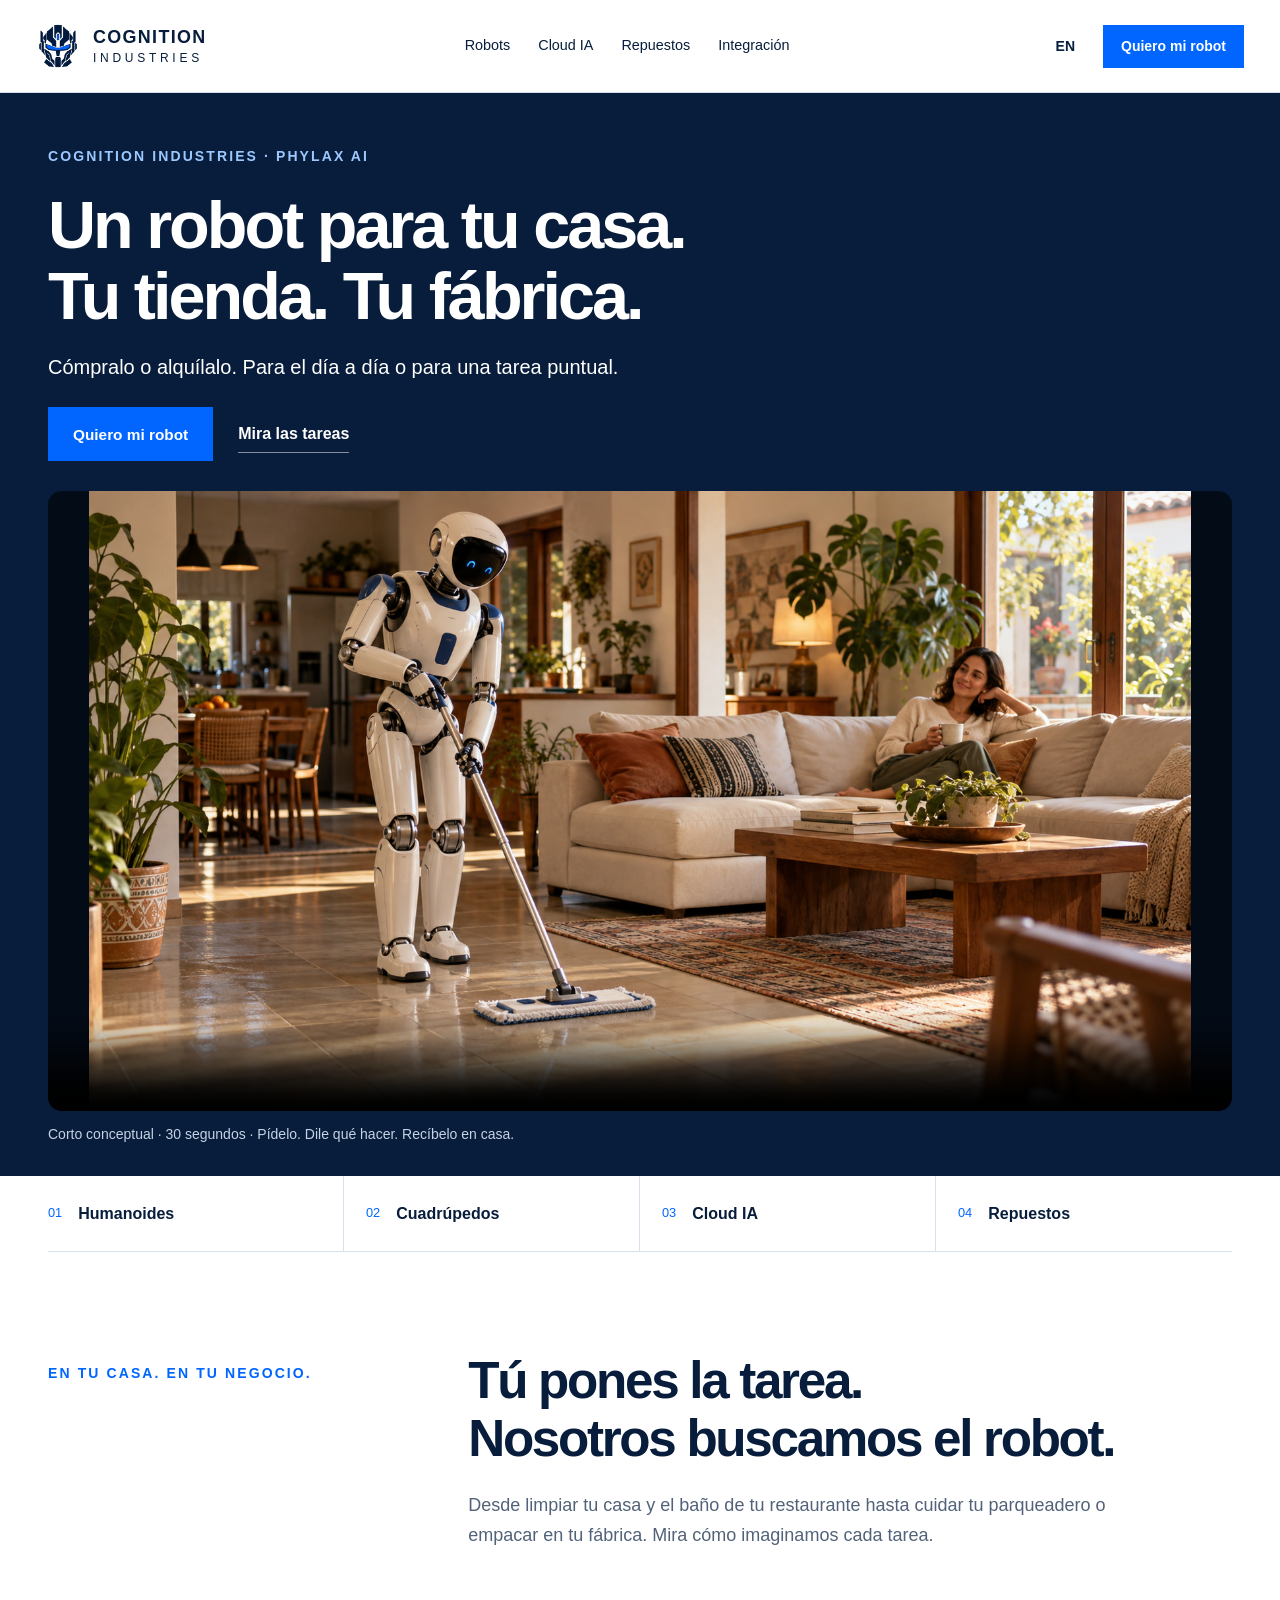
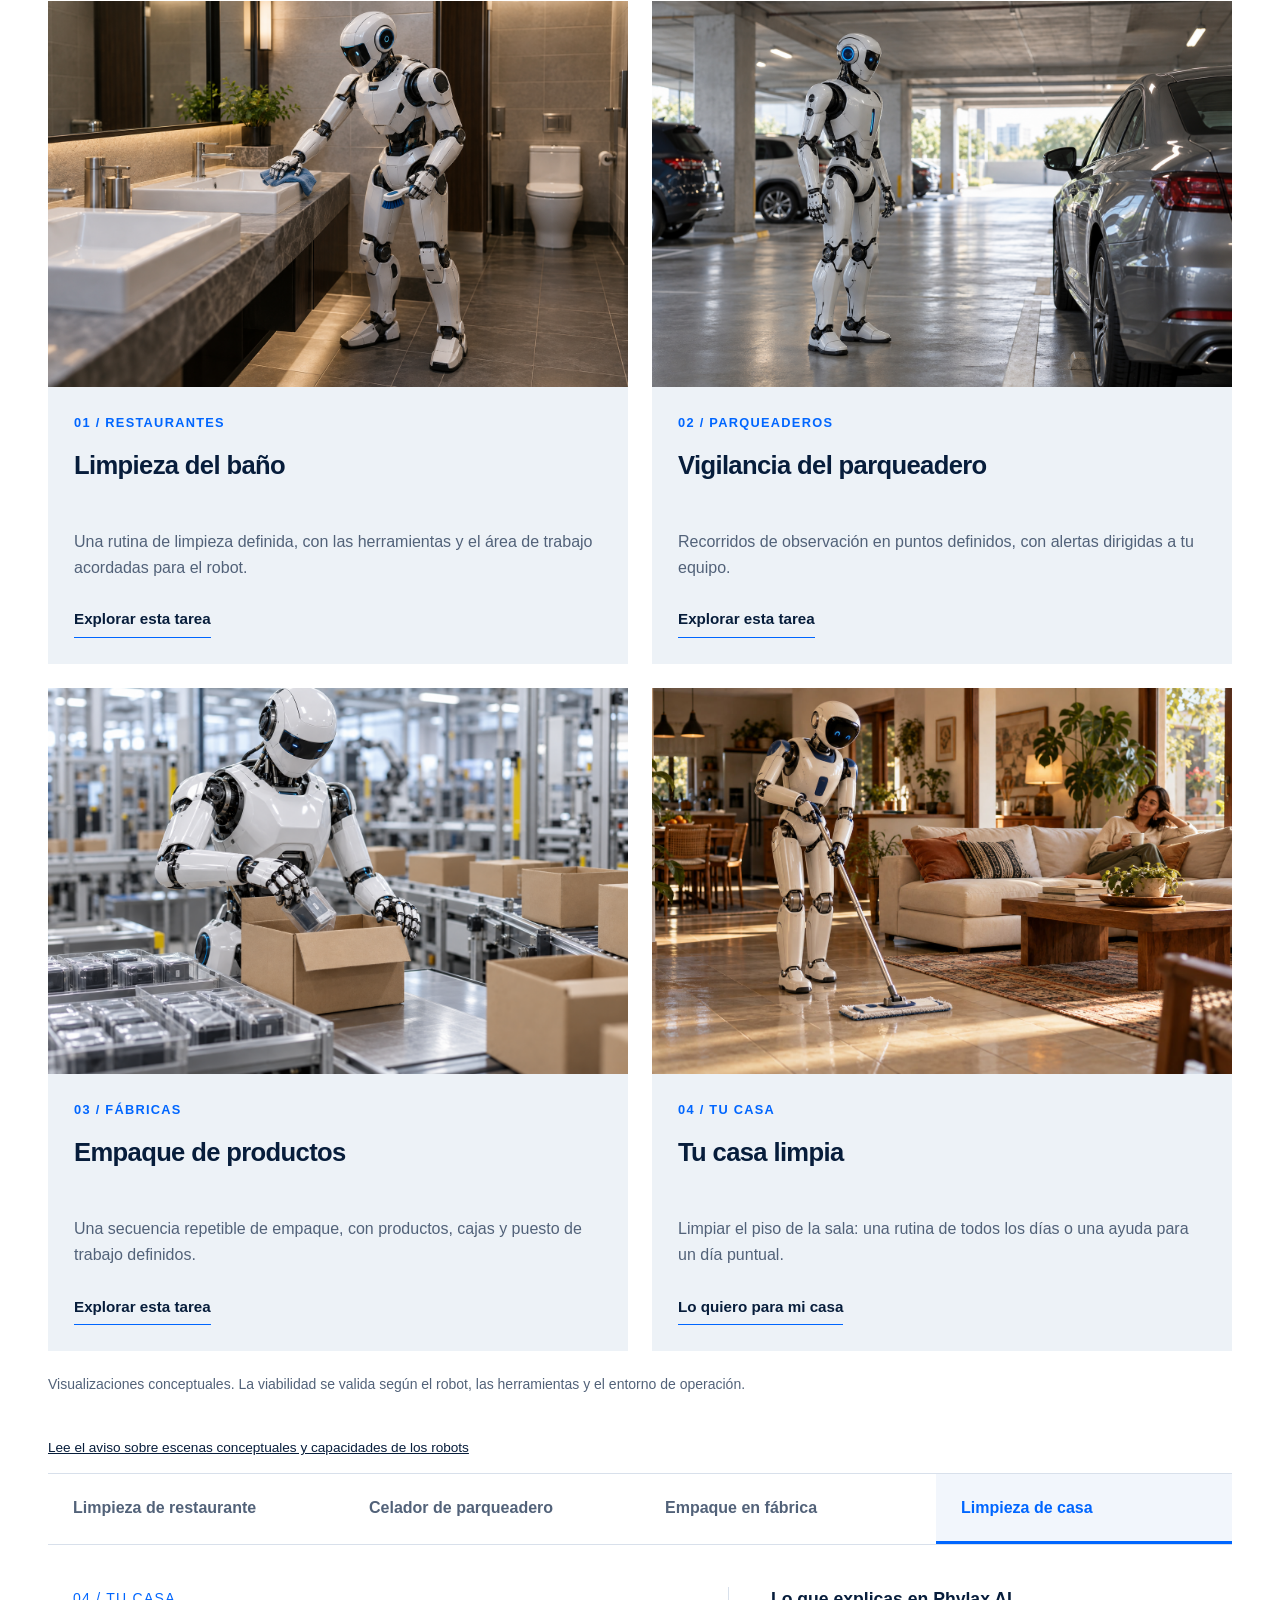
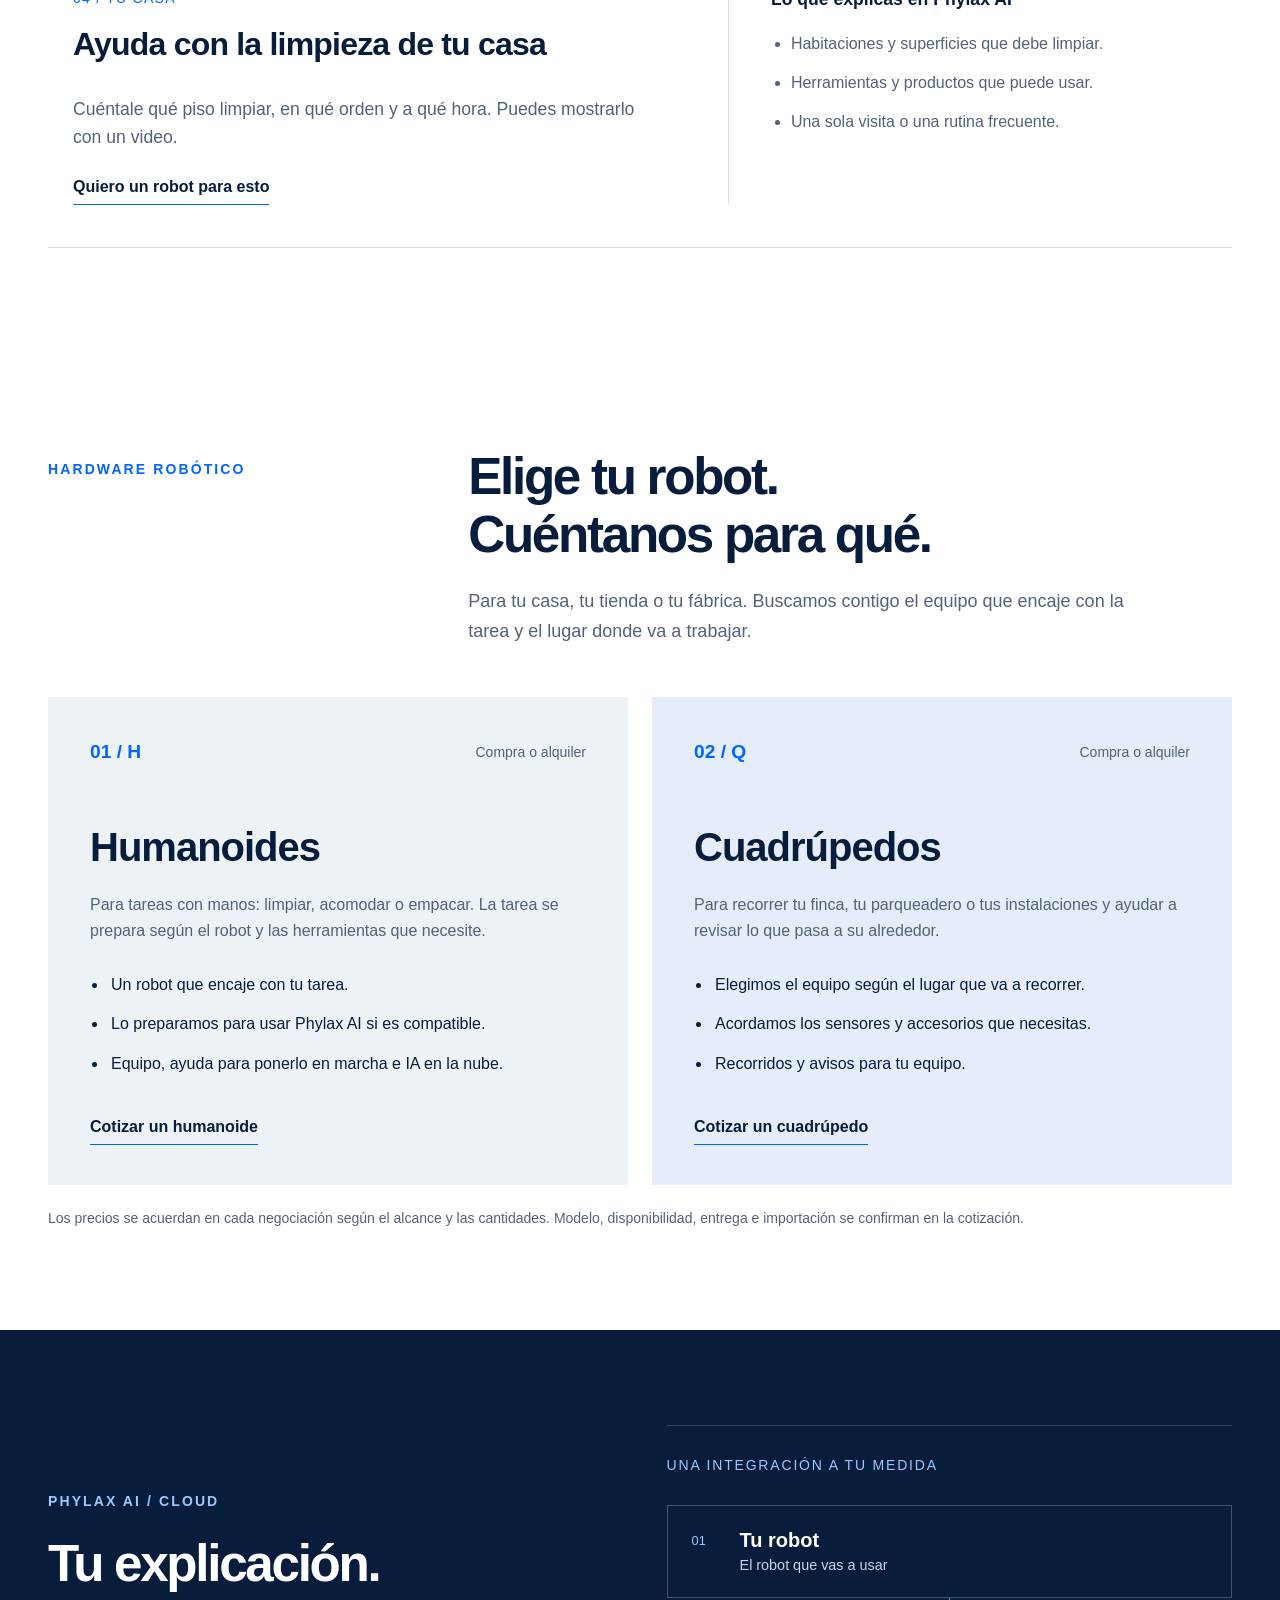
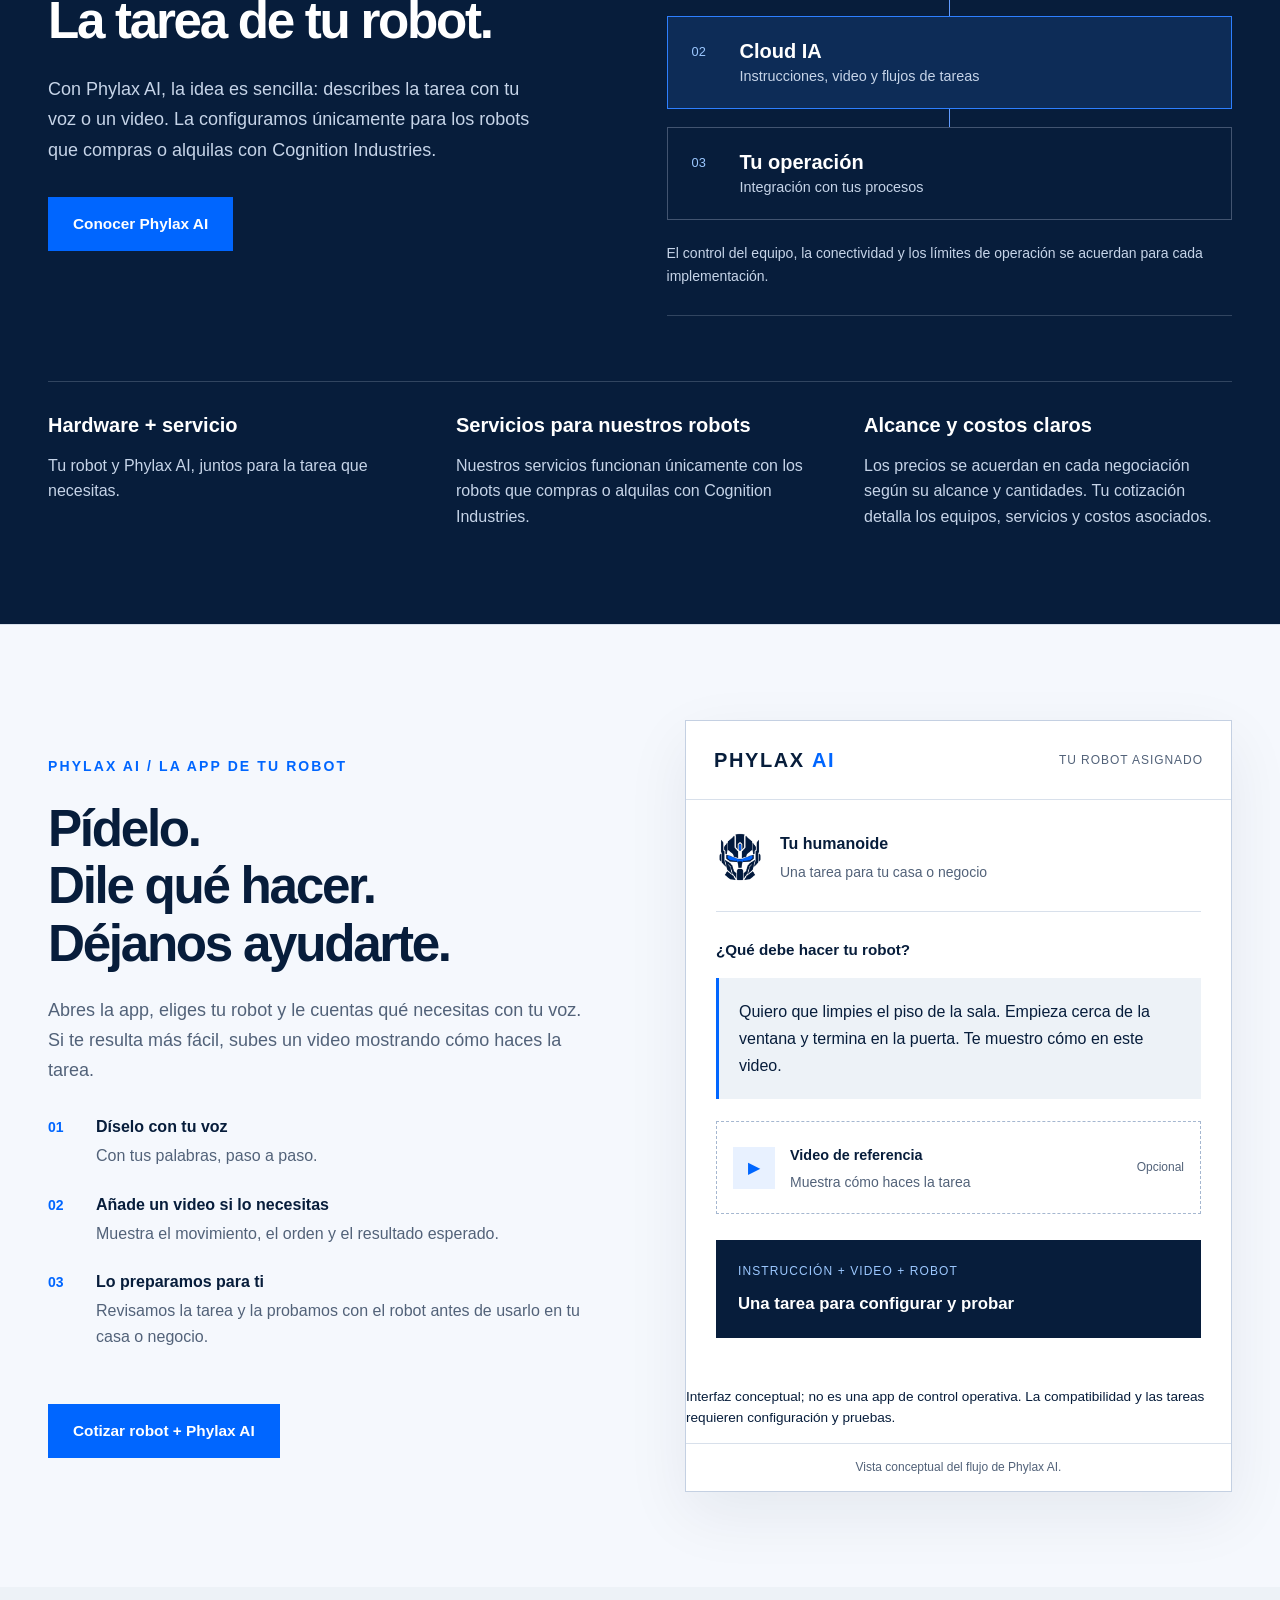
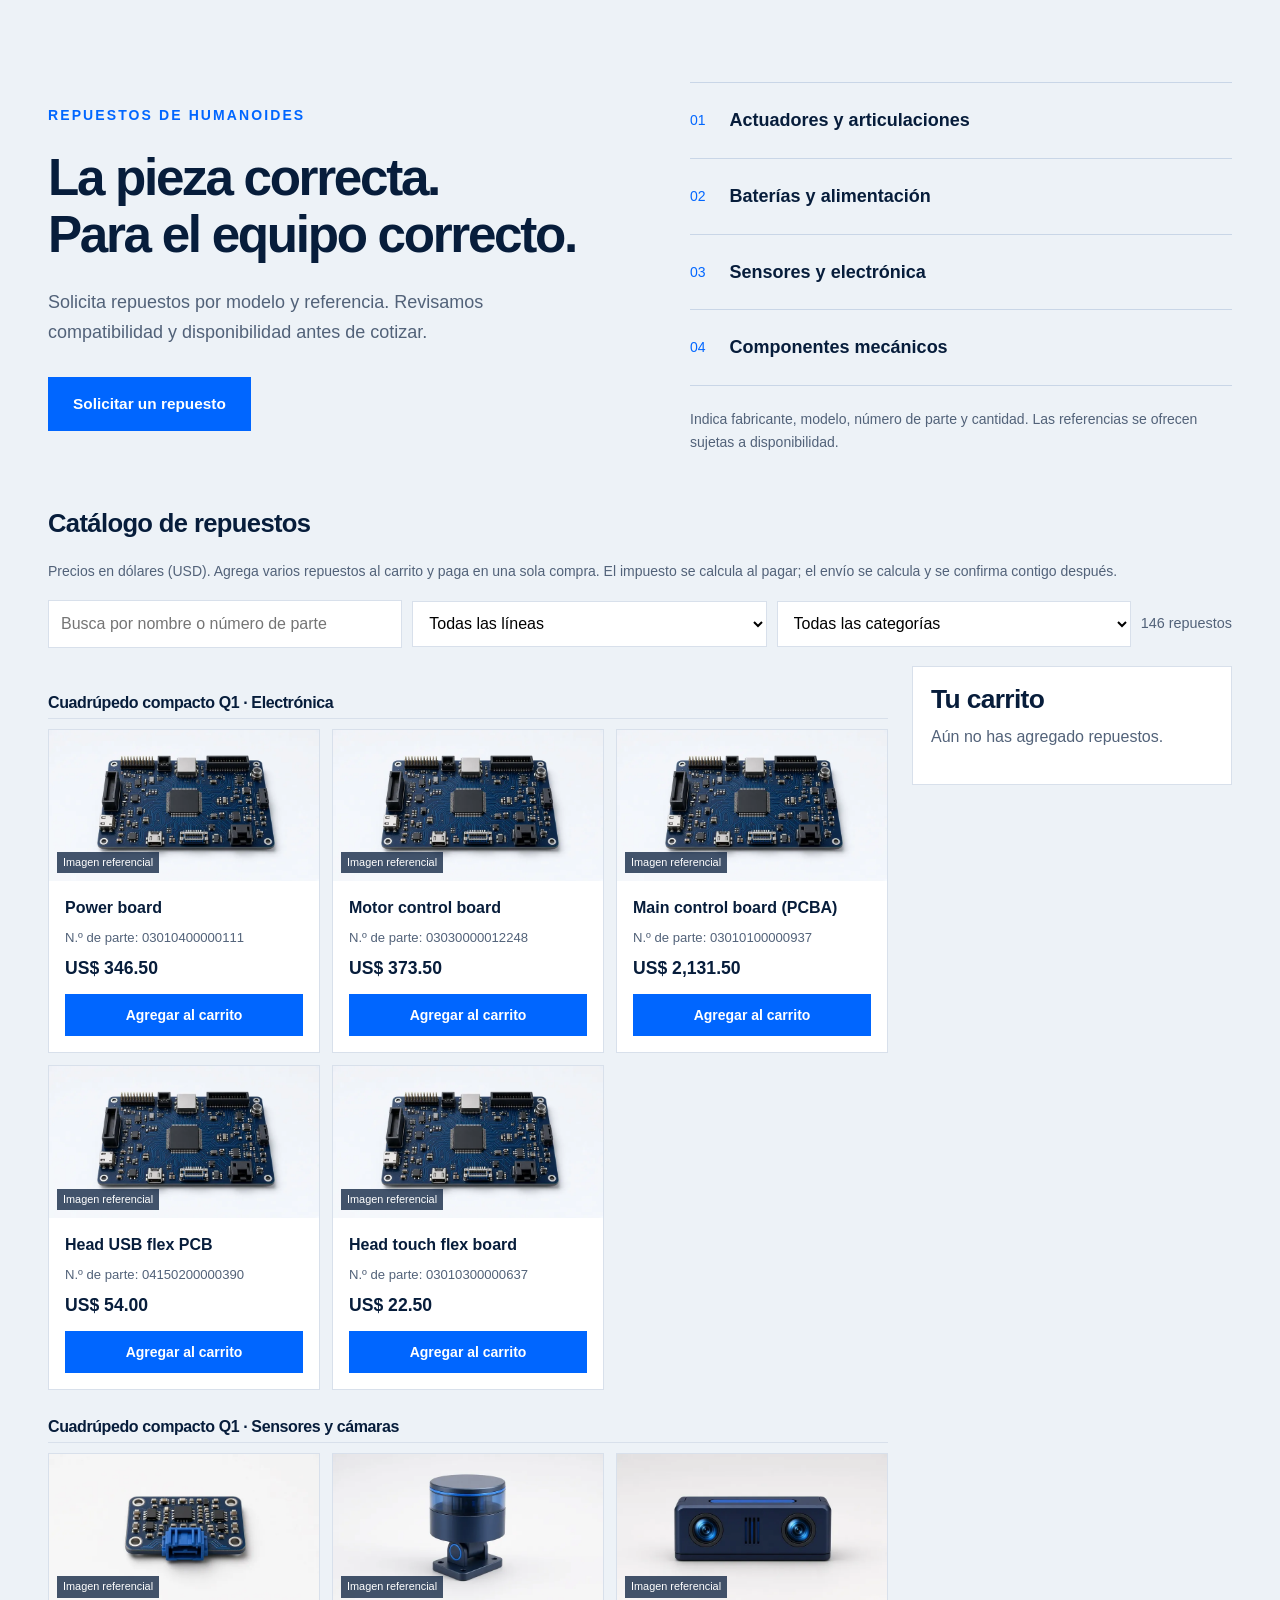
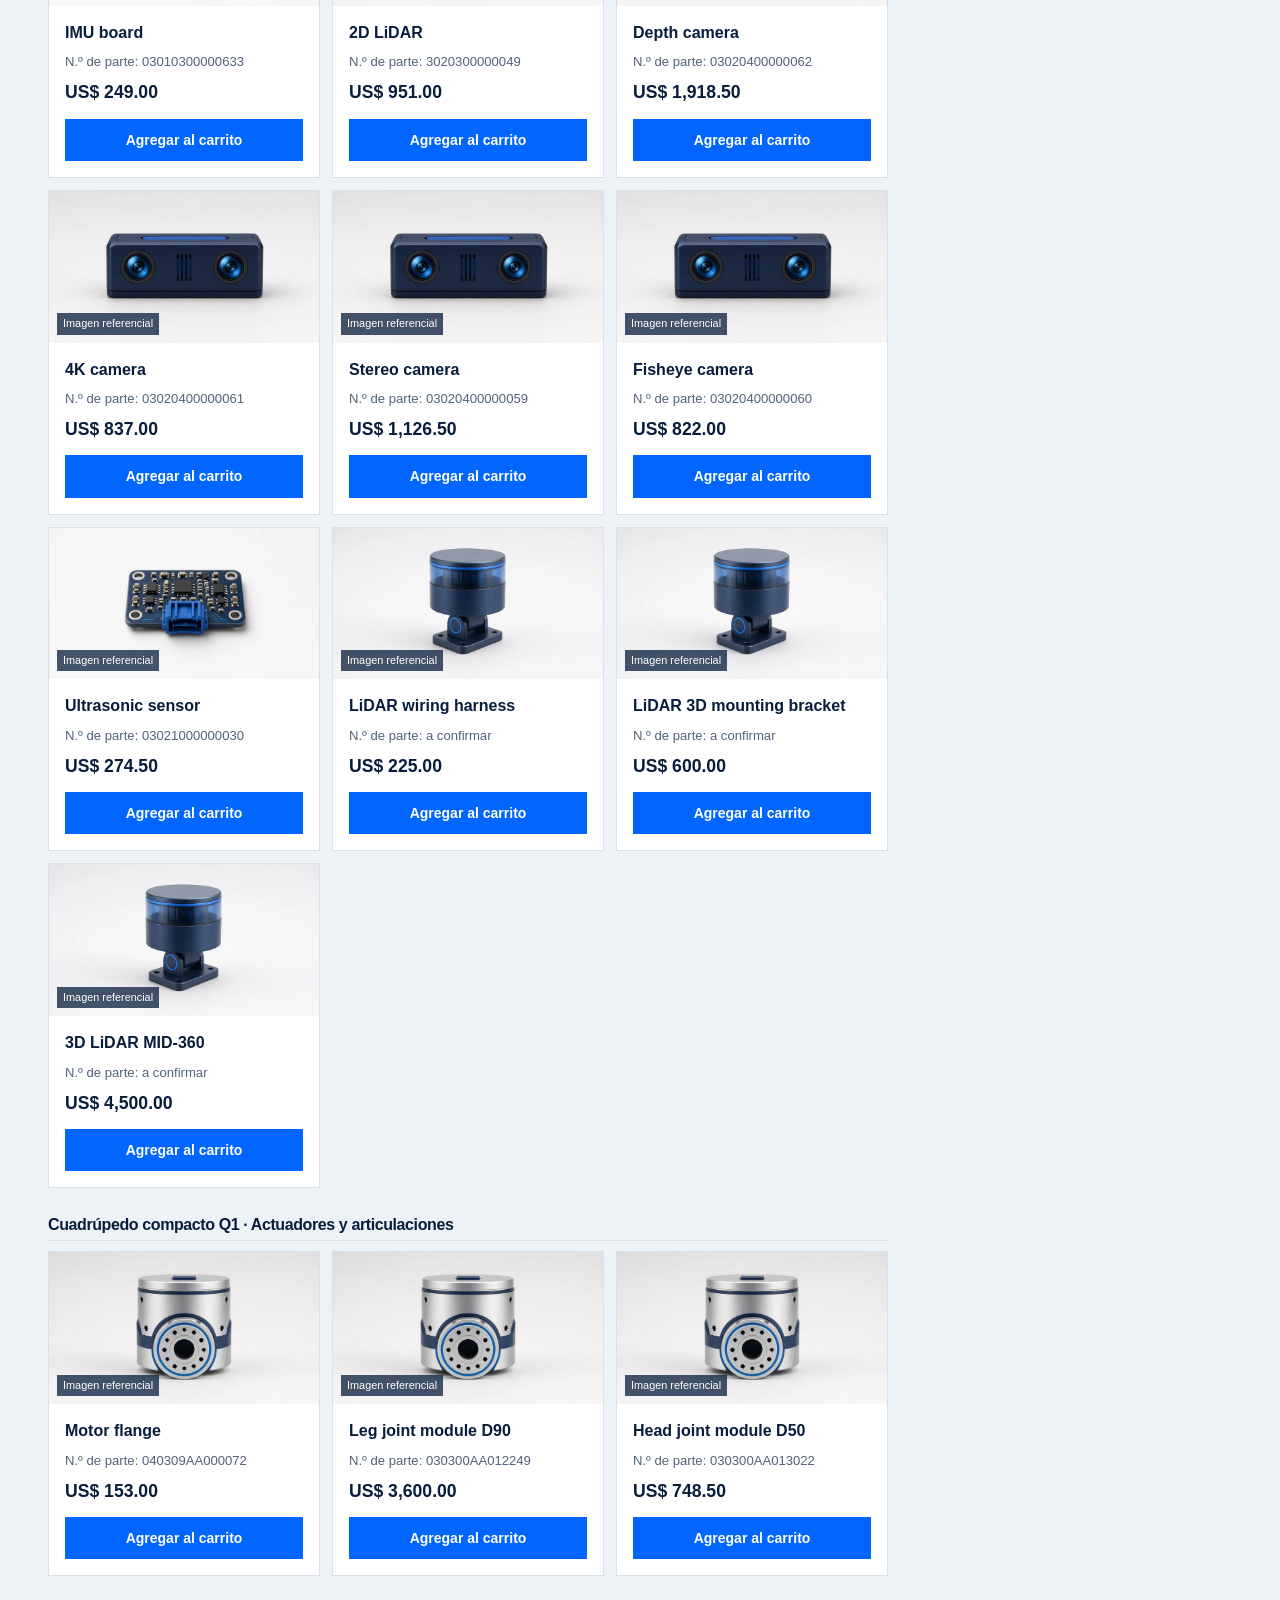
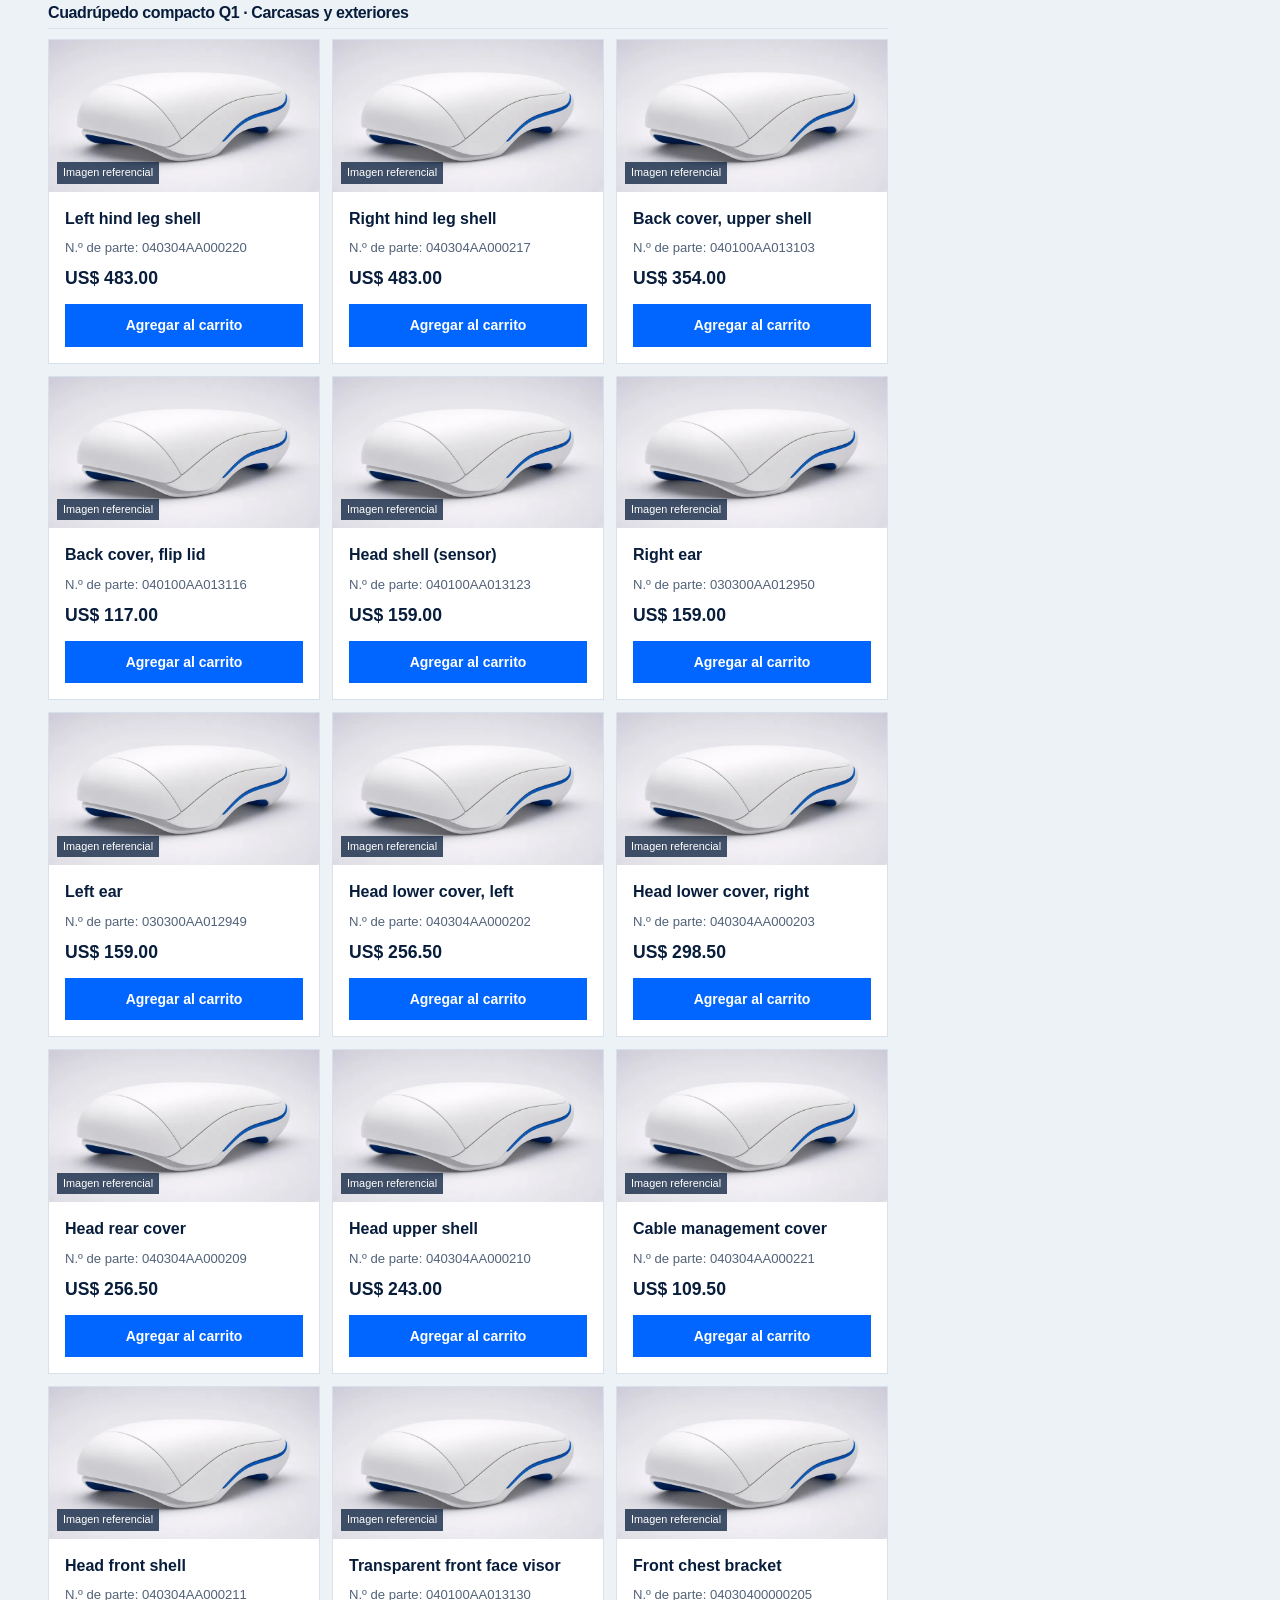
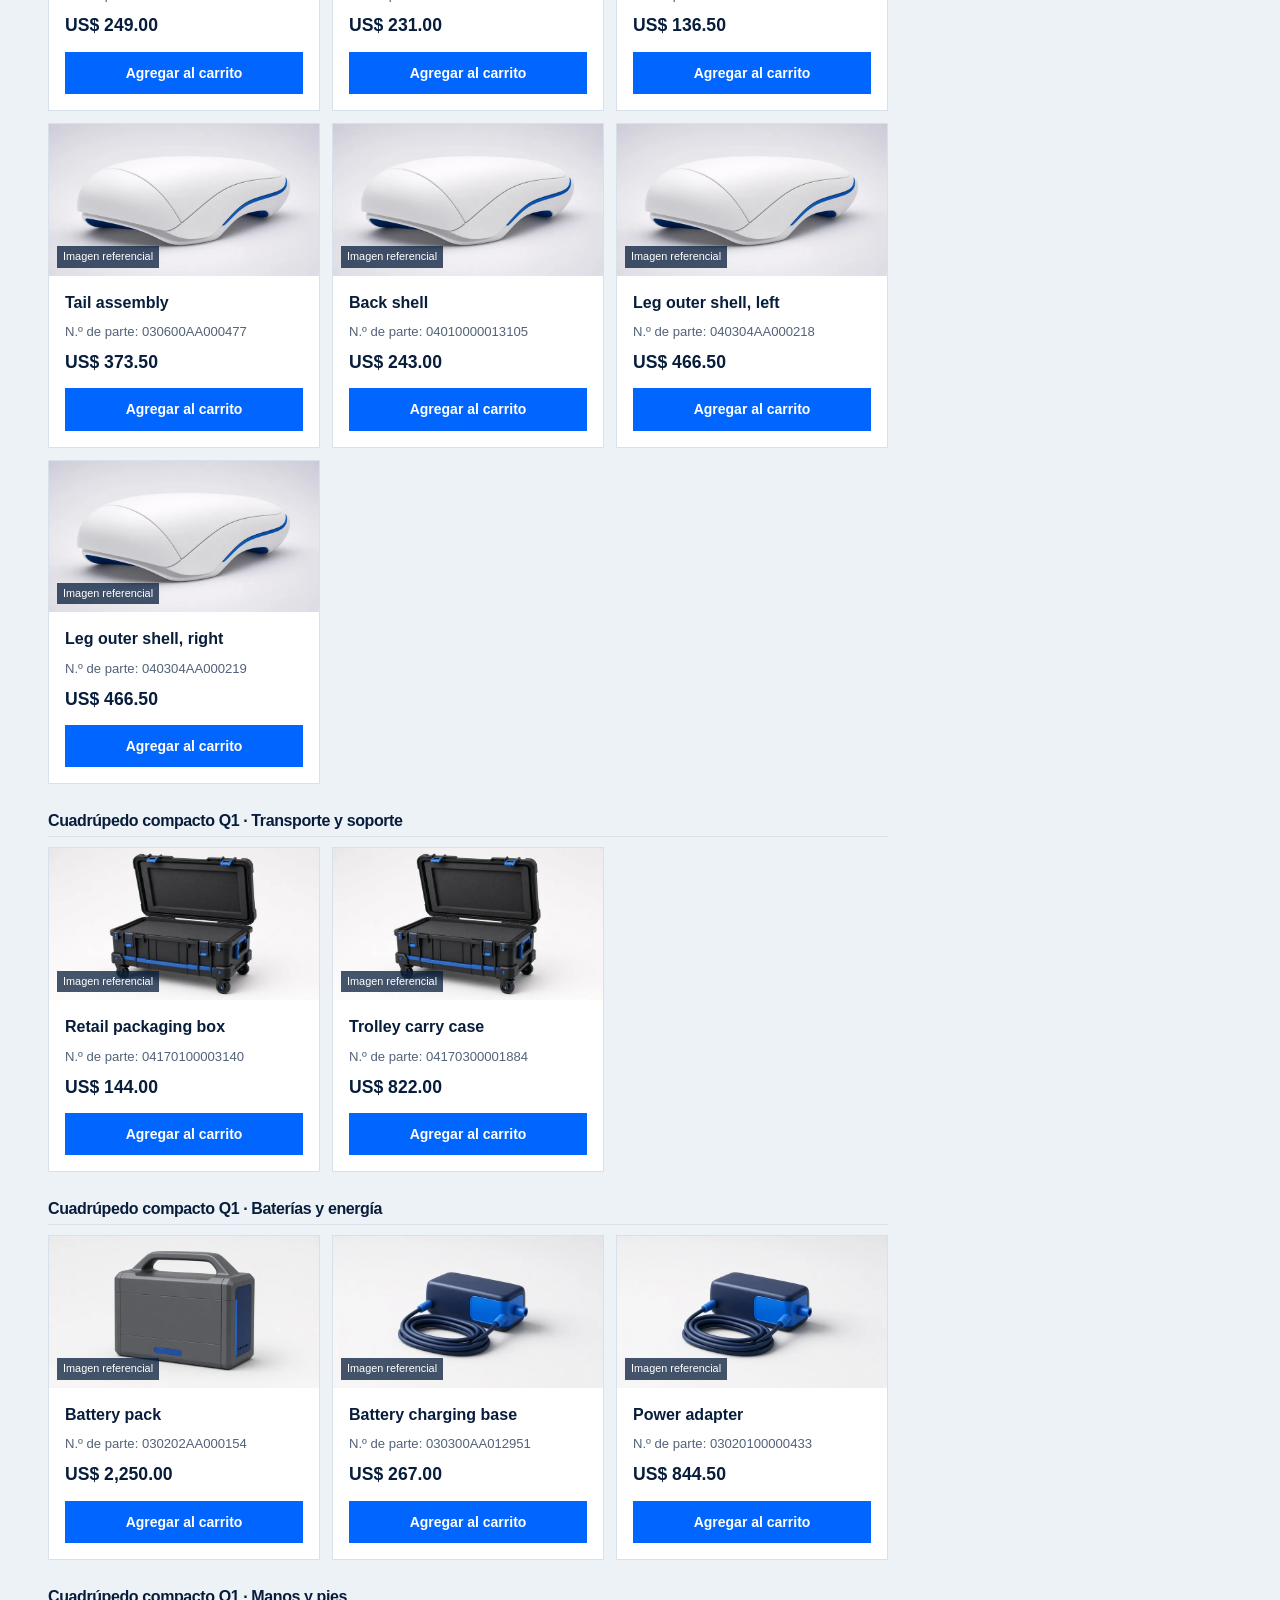
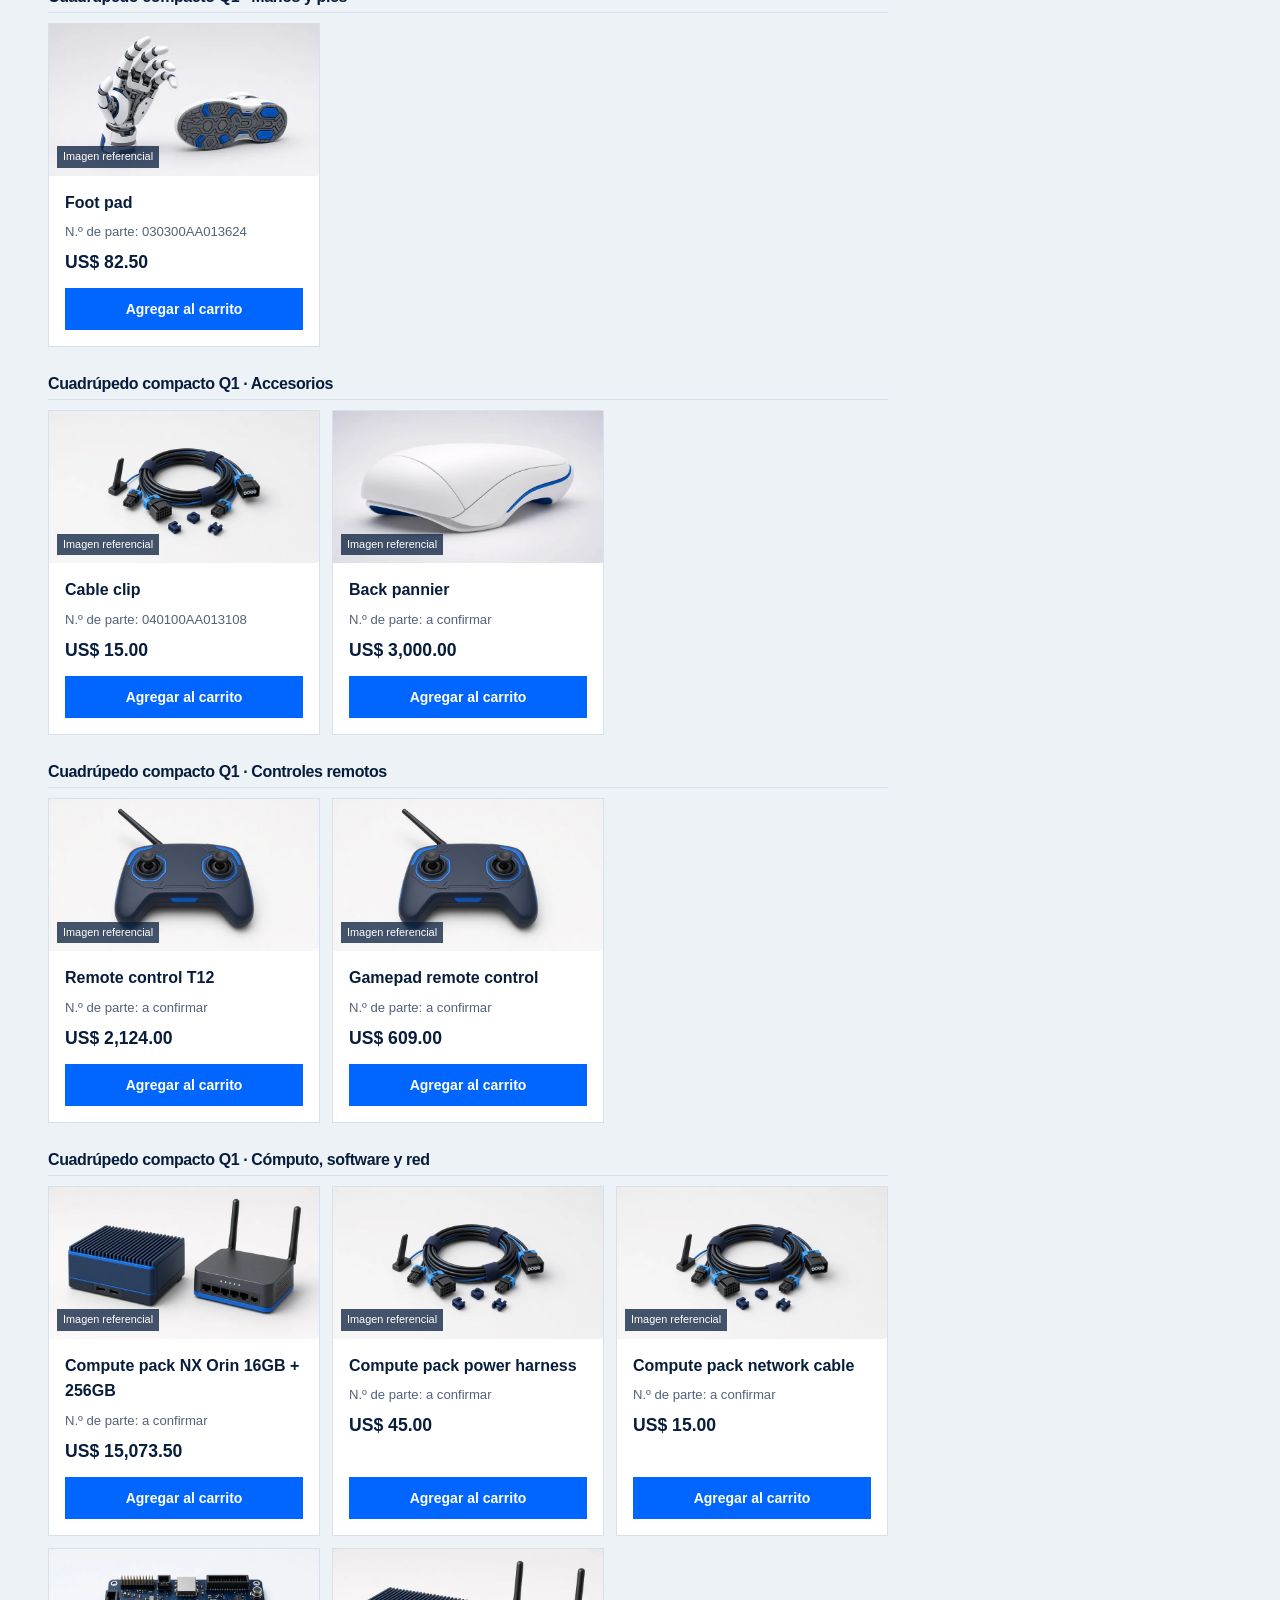
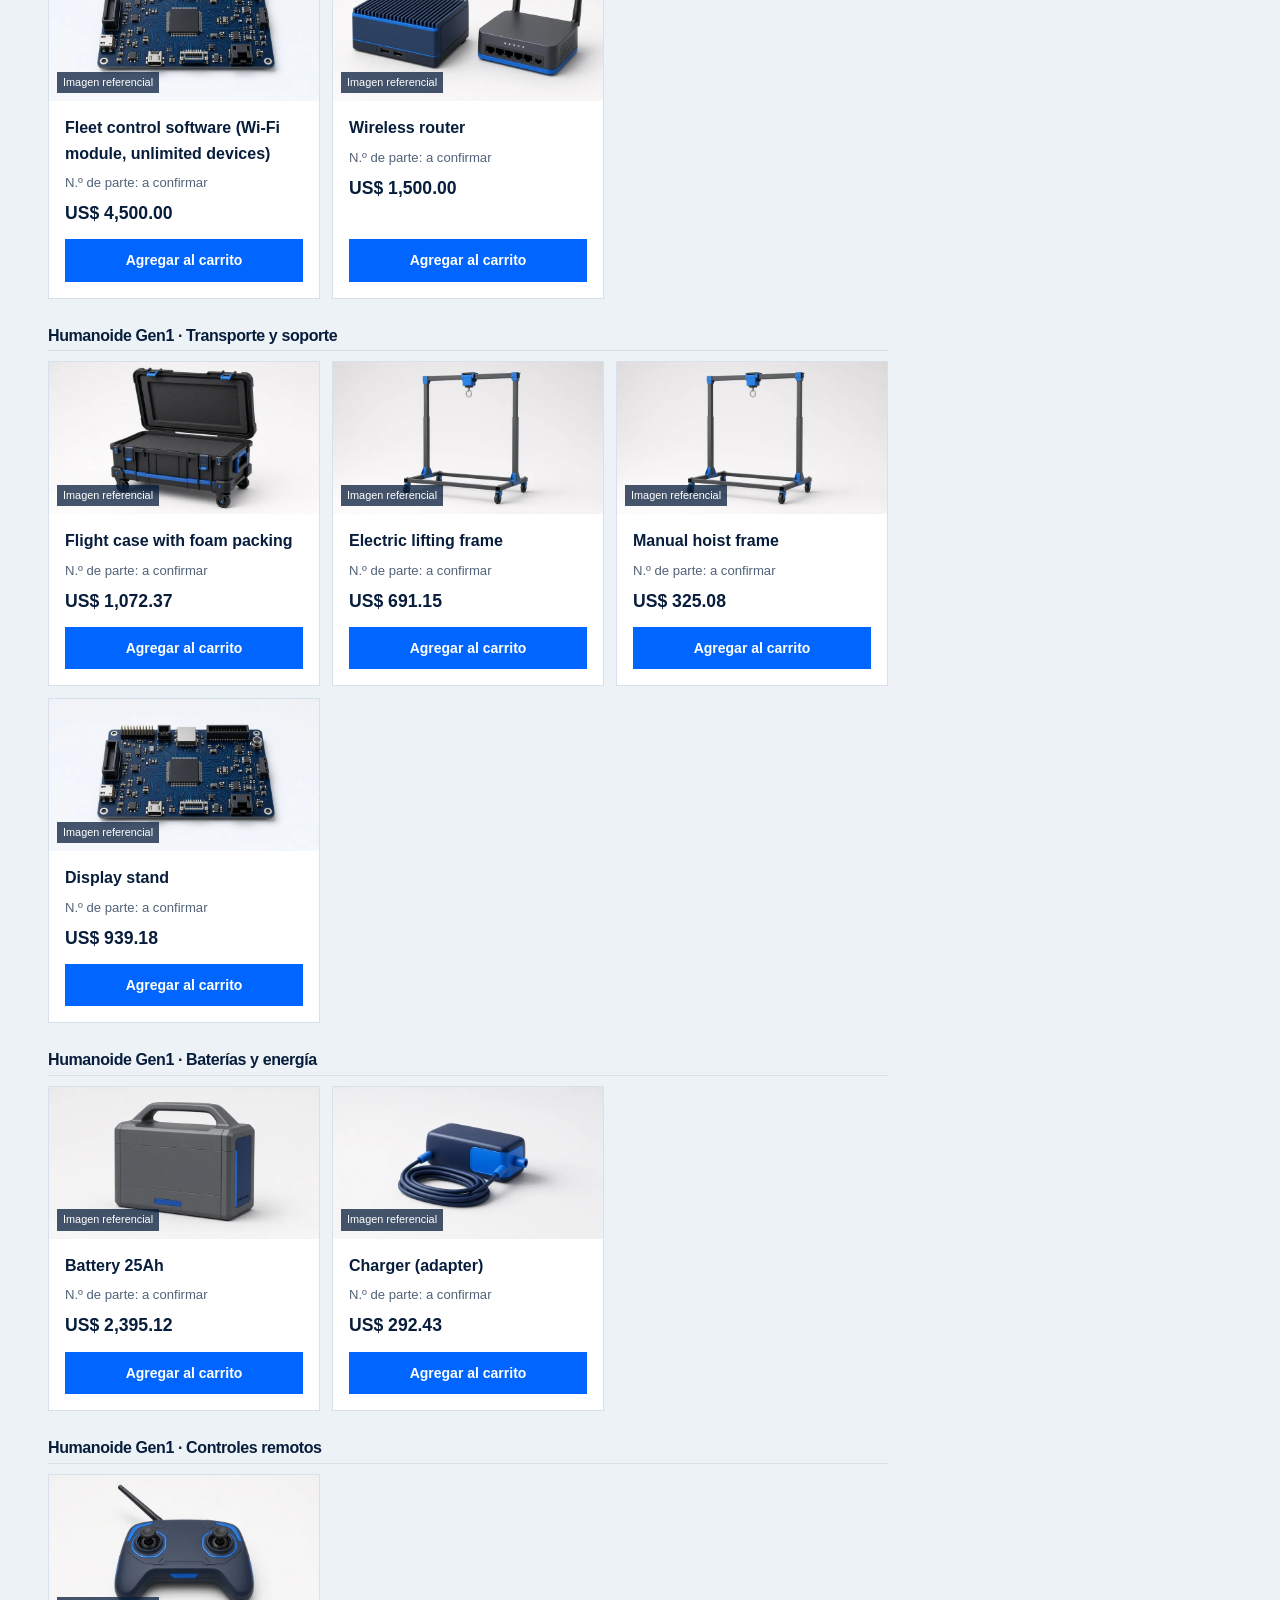
<file: index.html>
<!DOCTYPE html>

<html lang="es"><head><meta charset="utf-8"/><meta content="width=device-width,initial-scale=1" name="viewport"/><title>Cognition Industries | Robótica y Cloud IA en Latinoamérica</title><meta content="Compra o alquila un robot para tu casa, tu tienda o tu fábrica. Humanoides, cuadrúpedos, Phylax AI y repuestos en Latinoamérica." name="description"/><meta content="#071D3B" name="theme-color"/><link href="simbolo-cognition.png" rel="icon" type="image/png"/><link href="styles.css" rel="stylesheet"/><link href="legal.css" rel="stylesheet"/><script defer="" src="app.js"></script><script defer="" src="repuestos.js"></script></head><body>
<a class="skip" data-en="Skip to content" href="#contenido">Ir al contenido</a>
<header><div class="nav-shell"><a aria-label="Cognition Industries" class="brand" href="#inicio"><img alt="" height="50" src="simbolo-cognition.png" width="44"/><span>COGNITION<small>INDUSTRIES</small></span></a><button aria-controls="navigation" aria-expanded="false" data-en="Menu" id="menu">Menú</button><nav aria-label="Navegación principal" id="navigation"><a data-en="Robots" href="#robots">Robots</a><a data-en="AI Cloud" href="#cloud">Cloud IA</a><a data-en="Spare parts" href="#repuestos">Repuestos</a><a data-en="Integration" href="#integracion">Integración</a></nav><div class="nav-actions"><button aria-label="Switch to English" id="language">EN</button><a class="button small" data-en="Find my robot" href="#cotizar">Quiero mi robot</a></div></div></header>
<main id="contenido">
<section class="film-hero" id="inicio"><div class="container film-heading"><p class="eyebrow light" data-en="COGNITION INDUSTRIES · PHYLAX AI">COGNITION INDUSTRIES · PHYLAX AI</p><h1 data-en="A robot for your home.&lt;br&gt;Your store. Your factory.">Un robot para tu casa.<br/>Tu tienda. Tu fábrica.</h1><p data-en="Buy it or rent it. For everyday work or a one-off task.">Cómpralo o alquílalo. Para el día a día o para una tarea puntual.</p><div class="hero-actions"><a class="button" data-en="I want my robot" href="#cotizar">Quiero mi robot</a><a class="text-link" data-en="See what it could do" href="#integracion">Mira las tareas</a></div></div><div class="container film-player"><video aria-label="Corto conceptual: solicita un robot por voz, despacho y limpieza del hogar" autoplay="" controls="" id="opening-film" loop="" muted="" playsinline="" poster="robot-limpieza-casa.jpg" preload="metadata"><source src="phylax-casa.mp4" type="video/mp4"/><track default="" kind="captions" label="Español" src="phylax-casa-es.vtt" srclang="es"/></video><p class="film-caption" data-en="Concept short · 30 seconds · Request it. Tell it what to do. Receive it at home.">Corto conceptual · 30 segundos · Pídelo. Dile qué hacer. Recíbelo en casa.</p></div></section>
<div class="solution-index container"><a href="#humanoides"><span>01</span><strong data-en="Humanoids">Humanoides</strong></a><a href="#cuadrupedos"><span>02</span><strong data-en="Quadrupeds">Cuadrúpedos</strong></a><a href="#cloud"><span>03</span><strong data-en="AI Cloud">Cloud IA</strong></a><a href="#repuestos"><span>04</span><strong data-en="Spare parts">Repuestos</strong></a></div><section class="section container" id="integracion"><div class="section-head"><p class="eyebrow" data-en="AT HOME. AT WORK.">EN TU CASA. EN TU NEGOCIO.</p><div><h2 data-en="You bring the task.&lt;br&gt;We find the robot.">Tú pones la tarea.<br/>Nosotros buscamos el robot.</h2><p class="intro" data-en="From cleaning your home and restaurant restroom to watching your parking area or packing in your factory. See how we imagine each task.">Desde limpiar tu casa y el baño de tu restaurante hasta cuidar tu parqueadero o empacar en tu fábrica. Mira cómo imaginamos cada tarea.</p></div></div>
<div class="industry-scenes">
<article><img alt="Visualización conceptual de un robot limpiando el baño de un restaurante" height="1024" loading="lazy" src="robot-limpieza-restaurante.png" width="1536"/><div class="scene-copy"><span class="eyebrow" data-en="01 / RESTAURANTS">01 / RESTAURANTES</span><h3 data-en="Cleaning the restroom">Limpieza del baño</h3><p data-en="A defined cleaning routine, with the tools and work area agreed for the robot.">Una rutina de limpieza definida, con las herramientas y el área de trabajo acordadas para el robot.</p><button class="text-link dark" data-case-pick="limpieza" data-en="Explore this task">Explorar esta tarea</button></div></article>
<article><img alt="Visualización conceptual de un robot celador en un parqueadero" height="1024" loading="lazy" src="robot-celador-parqueadero.png" width="1536"/><div class="scene-copy"><span class="eyebrow" data-en="02 / PARKING FACILITIES">02 / PARQUEADEROS</span><h3 data-en="Parking security">Vigilancia del parqueadero</h3><p data-en="Monitoring routes and observations at defined points, with alerts directed to your team.">Recorridos de observación en puntos definidos, con alertas dirigidas a tu equipo.</p><button class="text-link dark" data-case-pick="parqueadero" data-en="Explore this task">Explorar esta tarea</button></div></article>
<article><img alt="Visualización conceptual de un robot empacando productos en una fábrica" height="1024" loading="lazy" src="robot-empaque-fabrica.png" width="1536"/><div class="scene-copy"><span class="eyebrow" data-en="03 / FACTORIES">03 / FÁBRICAS</span><h3 data-en="Product packing">Empaque de productos</h3><p data-en="A repeatable packing sequence for defined products, boxes and workstation conditions.">Una secuencia repetible de empaque, con productos, cajas y puesto de trabajo definidos.</p><button class="text-link dark" data-case-pick="empaque" data-en="Explore this task">Explorar esta tarea</button></div></article>
<article><img alt="Escena conceptual de un humanoide limpiando el piso de una casa" height="864" loading="lazy" src="robot-limpieza-casa.jpg" width="1536"/><div class="scene-copy"><span class="eyebrow" data-en="04 / YOUR HOME">04 / TU CASA</span><h3 data-en="A clean home">Tu casa limpia</h3><p data-en="Clean the living room floor: a regular routine or help for a specific day.">Limpiar el piso de la sala: una rutina de todos los días o una ayuda para un día puntual.</p><button class="text-link dark" data-case-pick="casa" data-en="I want this for my home">Lo quiero para mi casa</button></div></article></div><p class="note scene-disclosure" data-en="Concept visualizations. Feasibility is validated according to the robot, tools and operating environment.">Visualizaciones conceptuales. La viabilidad se valida según el robot, las herramientas y el entorno de operación.</p>
<p class="legal-nearby"><a href="aviso-robotica-ia.html" data-legal-link data-en="Read the notice about conceptual scenes and robot capabilities">Lee el aviso sobre escenas conceptuales y capacidades de los robots</a></p><div class="case-browser"><div aria-label="Tareas industriales" class="case-tabs" role="tablist"><button aria-controls="case-panel" aria-selected="true" data-case="limpieza" data-en="Restaurant cleaning" id="tab-limpieza" role="tab">Limpieza de restaurante</button><button aria-controls="case-panel" aria-selected="false" data-case="parqueadero" data-en="Parking security" id="tab-parqueadero" role="tab" tabindex="-1">Celador de parqueadero</button><button aria-controls="case-panel" aria-selected="false" data-case="empaque" data-en="Factory packing" id="tab-empaque" role="tab" tabindex="-1">Empaque en fábrica</button><button aria-controls="case-panel" aria-selected="false" data-case="casa" data-en="Home cleaning" id="tab-casa" role="tab" tabindex="-1">Limpieza de casa</button></div><div aria-labelledby="tab-limpieza" class="case-panel" id="case-panel" role="tabpanel" tabindex="0"><div><span class="case-meta" id="case-meta">01 / RESTAURANTE</span><h3 id="case-title">Una rutina de limpieza para tu restaurante</h3><p id="case-description">Describe qué superficies debe limpiar el robot, con qué herramientas y en qué horario.</p><button class="text-link dark" data-en="I want a robot for this" id="case-quote">Quiero un robot para esto</button></div><div class="case-requirements"><h4 data-en="What you explain in Phylax AI">Lo que explicas en Phylax AI</h4><ul id="case-requirements"><li>Superficies y orden de limpieza.</li><li>Herramientas y productos permitidos.</li><li>Horario y límites del área de trabajo.</li></ul></div></div></div></section>
<section class="section container" id="robots"><div class="section-head"><p class="eyebrow" data-en="ROBOTIC HARDWARE">HARDWARE ROBÓTICO</p><div><h2 data-en="Choose your robot.&lt;br&gt;Tell us what for.">Elige tu robot.<br/>Cuéntanos para qué.</h2><p class="intro" data-en="For your home, store or factory. Together, we find equipment that fits the task and where it will work.">Para tu casa, tu tienda o tu fábrica. Buscamos contigo el equipo que encaje con la tarea y el lugar donde va a trabajar.</p></div></div><div class="robot-offers">
<article class="robot-offer" id="humanoides"><div class="offer-top"><b>01 / H</b><span data-en="Buy or rent">Compra o alquiler</span></div><h3 data-en="Humanoids">Humanoides</h3><p data-en="For hands-on tasks: cleaning, arranging or packing. The task is set up for the robot and tools it needs.">Para tareas con manos: limpiar, acomodar o empacar. La tarea se prepara según el robot y las herramientas que necesite.</p><ul><li data-en="A robot that fits your task.">Un robot que encaje con tu tarea.</li><li data-en="We set it up for Phylax AI when compatible.">Lo preparamos para usar Phylax AI si es compatible.</li><li data-en="Equipment, setup help and cloud AI.">Equipo, ayuda para ponerlo en marcha e IA en la nube.</li></ul><button class="text-link dark" data-en="Request a humanoid quote" data-solution="Humanoide">Cotizar un humanoide</button></article>
<article class="robot-offer quadruped" id="cuadrupedos"><div class="offer-top"><b>02 / Q</b><span data-en="Buy or rent">Compra o alquiler</span></div><h3 data-en="Quadrupeds">Cuadrúpedos</h3><p data-en="For moving around your land, parking area or premises and helping you check its surroundings.">Para recorrer tu finca, tu parqueadero o tus instalaciones y ayudar a revisar lo que pasa a su alrededor.</p><ul><li data-en="We choose equipment for the area it will cover.">Elegimos el equipo según el lugar que va a recorrer.</li><li data-en="We agree on the sensors and accessories you need.">Acordamos los sensores y accesorios que necesitas.</li><li data-en="Routes and alerts for your team.">Recorridos y avisos para tu equipo.</li></ul><button class="text-link dark" data-en="Request a quadruped quote" data-solution="Cuadrúpedo">Cotizar un cuadrúpedo</button></article></div><p class="note" data-en="Prices are agreed for each negotiation based on scope and quantities. Model, availability, delivery and import terms are confirmed in the quotation.">Los precios se acuerdan en cada negociación según el alcance y las cantidades. Modelo, disponibilidad, entrega e importación se confirman en la cotización.</p></section>
<section class="cloud-section" id="cloud"><div class="container cloud-grid"><div><p class="eyebrow light" data-en="PHYLAX AI / CLOUD">PHYLAX AI / CLOUD</p><h2 data-en="Your explanation.&lt;br&gt;Your robot’s task.">Tu explicación.<br/>La tarea de tu robot.</h2><p class="cloud-copy" data-en="With Phylax AI, the idea is simple: describe the task using your voice or a video. We configure it only for robots purchased or rented from Cognition Industries.">Con Phylax AI, la idea es sencilla: describes la tarea con tu voz o un video. La configuramos únicamente para los robots que compras o alquilas con Cognition Industries.</p><button class="button" data-en="Meet Phylax AI" data-solution="Cloud IA">Conocer Phylax AI</button></div><div class="architecture-area"><p class="architecture-label" data-en="AN INTEGRATION BUILT FOR YOUR TASK">UNA INTEGRACIÓN A TU MEDIDA</p><div class="architecture"><div class="node"><span>01</span><strong data-en="Your robot">Tu robot</strong><small data-en="The robot you will use">El robot que vas a usar</small></div><div class="connector"></div><div class="node core"><span>02</span><strong data-en="AI Cloud">Cloud IA</strong><small data-en="Instructions, video and task workflows">Instrucciones, video y flujos de tareas</small></div><div class="connector"></div><div class="node"><span>03</span><strong data-en="Your operations">Tu operación</strong><small data-en="Integration with your processes">Integración con tus procesos</small></div></div><p class="note" data-en="Equipment control, connectivity and operating limits are agreed for each implementation.">El control del equipo, la conectividad y los límites de operación se acuerdan para cada implementación.</p></div></div><div class="container cloud-details"><div><h3 data-en="Hardware + service">Hardware + servicio</h3><p data-en="Your robot and Phylax AI, together for the task you need.">Tu robot y Phylax AI, juntos para la tarea que necesitas.</p></div><div><h3 data-en="Services for our robots">Servicios para nuestros robots</h3><p data-en="Our services work only with robots purchased or rented from Cognition Industries.">Nuestros servicios funcionan únicamente con los robots que compras o alquilas con Cognition Industries.</p></div><div><h3 data-en="Clear scope and costs">Alcance y costos claros</h3><p data-en="Prices are agreed for each negotiation based on its scope and quantities. Your quotation details the equipment, services and associated costs.">Los precios se acuerdan en cada negociación según su alcance y cantidades. Tu cotización detalla los equipos, servicios y costos asociados.</p></div></div></section>

<section class="phylax-section" id="phylax-app"><div class="container phylax-grid"><div><p class="eyebrow" data-en="PHYLAX AI / YOUR ROBOT'S APP">PHYLAX AI / LA APP DE TU ROBOT</p><h2 data-en="Request it.&lt;br&gt;Tell it what to do.&lt;br&gt;Let us help.">Pídelo.<br/>Dile qué hacer.<br/>Déjanos ayudarte.</h2><p class="intro" data-en="Open the app, choose your robot and use your voice to say what you need. If it is easier, upload a video showing how you do the task.">Abres la app, eliges tu robot y le cuentas qué necesitas con tu voz. Si te resulta más fácil, subes un video mostrando cómo haces la tarea.</p><ol class="phylax-steps"><li><b data-en="Say it with your voice">Díselo con tu voz</b><span data-en="Use your own words, step by step.">Con tus palabras, paso a paso.</span></li><li><b data-en="Add a video if useful">Añade un video si lo necesitas</b><span data-en="Show the movement, order and expected result.">Muestra el movimiento, el orden y el resultado esperado.</span></li><li><b data-en="We set it up for you">Lo preparamos para ti</b><span data-en="We review and test the task with the robot before it works in your home or business.">Revisamos la tarea y la probamos con el robot antes de usarlo en tu casa o negocio.</span></li></ol><button class="button" data-en="Request robot + Phylax AI" data-solution="Hardware + Cloud IA">Cotizar robot + Phylax AI</button></div>
<div class="app-concept"><div class="app-title"><span class="app-logotype">PHYLAX <b>AI</b></span><span class="app-subtitle" data-en="YOUR ASSIGNED ROBOT">TU ROBOT ASIGNADO</span></div><div class="app-body"><div class="app-robot-row"><img alt="" height="54" src="simbolo-cognition.png" width="48"/><div><b data-en="Your humanoid">Tu humanoide</b><p data-en="A task for your home or business">Una tarea para tu casa o negocio</p></div></div><p class="app-label" data-en="What should your robot do?">¿Qué debe hacer tu robot?</p><blockquote id="app-instruction">Limpia el lavamanos y las superficies del baño del restaurante. Sigue el orden que muestro en el video y trabaja dentro del área asignada.</blockquote><div class="video-reference"><span aria-hidden="true" class="video-play">▶</span><div><b data-en="Reference video">Video de referencia</b><p data-en="Show how you do the task">Muestra cómo haces la tarea</p></div><span class="video-optional" data-en="Optional">Opcional</span></div><div class="app-task"><span data-en="INSTRUCTION + VIDEO + ROBOT">INSTRUCCIÓN + VIDEO + ROBOT</span><strong data-en="A task ready to configure and test">Una tarea para configurar y probar</strong></div></div><p class="legal-nearby" data-en="Concept interface, not a live robot-control app. Compatibility and tasks require configuration and testing.">Interfaz conceptual; no es una app de control operativa. La compatibilidad y las tareas requieren configuración y pruebas.</p><p class="app-concept-caption" data-en="Concept view of the Phylax AI workflow.">Vista conceptual del flujo de Phylax AI.</p></div></div></section>
<section class="parts-section" id="repuestos"><div class="container parts-grid"><div><p class="eyebrow" data-en="HUMANOID SPARE PARTS">REPUESTOS DE HUMANOIDES</p><h2 data-en="The right part.&lt;br&gt;For the right equipment.">La pieza correcta.<br/>Para el equipo correcto.</h2><p class="intro" data-en="Request parts by model and reference. We review compatibility and availability before quoting.">Solicita repuestos por modelo y referencia. Revisamos compatibilidad y disponibilidad antes de cotizar.</p><button class="button" data-en="Request a spare part" data-solution="Repuestos">Solicitar un repuesto</button></div><div class="parts-list"><div><span>01</span><strong data-en="Actuators and joints">Actuadores y articulaciones</strong></div><div><span>02</span><strong data-en="Batteries and power">Baterías y alimentación</strong></div><div><span>03</span><strong data-en="Sensors and electronics">Sensores y electrónica</strong></div><div><span>04</span><strong data-en="Mechanical components">Componentes mecánicos</strong></div><p class="note" data-en="Provide manufacturer, model, part number and quantity. References are offered subject to availability.">Indica fabricante, modelo, número de parte y cantidad. Las referencias se ofrecen sujetas a disponibilidad.</p></div></div><div class="container rp" id="catalogo-repuestos"><h3 class="rp-title">Catálogo de repuestos</h3><p class="note">Precios en dólares (USD). Agrega varios repuestos al carrito y paga en una sola compra. El impuesto se calcula al pagar; el envío se calcula y se confirma contigo después.</p><div class="rp-filters"><input id="rp-q" type="search" placeholder="Busca por nombre o número de parte" aria-label="Buscar repuesto"/><select id="rp-line" aria-label="Línea de robot"></select><select id="rp-cat" aria-label="Categoría"></select><span id="rp-count" aria-live="polite"></span></div><div class="rp-layout"><div id="rp-list"></div><aside id="rp-cart" aria-label="Carrito"></aside></div></div></section>
<section class="section container"><div class="section-head"><p class="eyebrow" data-en="HOW WE WORK">CÓMO TRABAJAMOS</p><h2 data-en="From “I need help”&lt;br&gt;to “let’s do it”.">De “necesito ayuda”<br/>a “vamos a hacerlo”.</h2></div><ol class="steps"><li><span>01</span><h3 data-en="Tell us">Cuéntanos</h3><p data-en="What do you want it to do in your home, store or factory?">¿Qué quieres que haga en tu casa, tu tienda o tu fábrica?</p></li><li><span>02</span><h3 data-en="Choose how to get it">Elige cómo tenerlo</h3><p data-en="Buy or rent. Every day or only when needed.">Compra o alquiler. Todos los días o solo cuando lo necesites.</p></li><li><span>03</span><h3 data-en="We prepare it">Lo preparamos</h3><p data-en="We agree on the equipment, task, price and terms.">Acordamos el equipo, la tarea, el precio y las condiciones.</p></li><li><span>04</span><h3 data-en="Receive it">Lo recibes</h3><p data-en="We coordinate delivery and setup for the agreed task.">Coordinamos el envío y la puesta en marcha para la tarea acordada.</p></li></ol></section>
<section class="quote-section" id="cotizar"><div class="container quote-grid"><div><p class="eyebrow light" data-en="LET'S START WITH YOUR TASK">EMPECEMOS CON TU TAREA</p><h2 data-en="What should&lt;br&gt;your robot&lt;br&gt;do?">¿Qué quieres<br/>que haga<br/>tu robot?</h2><p data-en="Tell us what you need. We prepare your request to continue on WhatsApp.">Cuéntanos qué necesitas. Preparamos tu solicitud para conversar por WhatsApp.</p><a class="phone" href="https://wa.me/17543006570" rel="noopener noreferrer" target="_blank">+1 754 300 6570</a></div><form id="quote-form"><div class="form-grid"><div class="field"><label data-en="Your name" for="name">Tu nombre</label><input autocomplete="name" id="name" maxlength="100" name="name" required=""/></div><div class="field"><label data-en="Your store or company (optional)" for="company">Tu tienda o empresa (opcional)</label><input autocomplete="organization" id="company" maxlength="120" name="company"/></div><div class="field"><label data-en="Which country do you need it in?" for="country">¿En qué país lo necesitas?</label><select id="country" name="country" required=""><option data-en="Select a country" value="">Selecciona un país</option><option data-en="Colombia" value="Colombia">Colombia</option><option>México</option><option>Chile</option><option>Perú</option><option>Argentina</option><option>Brasil</option><option>Ecuador</option><option>Venezuela</option><option>Panamá</option><option>Costa Rica</option><option>Uruguay</option><option>República Dominicana</option><option data-en="Another Latin American country" value="Otro">Otro país de Latinoamérica</option></select></div><div class="field"><label data-en="What do you need?" for="solution">¿Qué necesitas?</label><select id="solution" name="solution" required=""><option data-en="Select a solution" value="">Selecciona una solución</option><option data-en="Humanoid" value="Humanoide">Humanoide</option><option data-en="Quadruped" value="Cuadrúpedo">Cuadrúpedo</option><option data-en="AI Cloud" value="Cloud IA">Cloud IA</option><option data-en="Humanoid spare parts" value="Repuestos">Repuestos de humanoides</option><option data-en="Robot + AI Cloud" value="Hardware + Cloud IA">Robot + Cloud IA</option></select></div><div class="field"><label data-en="Buy or rent?" for="mode">¿Comprar o alquilar?</label><select id="mode" name="mode" required=""><option data-en="Choose an option" value="">Elige una opción</option><option data-en="Buy" value="Comprar">Comprar</option><option data-en="Rent" value="Alquilar">Alquilar</option><option data-en="Help me choose" value="Quiero orientación">Quiero orientación</option></select></div><div class="field"><label data-en="How often?" for="frequency">¿Para cuánto tiempo?</label><select id="frequency" name="frequency" required=""><option data-en="Choose an option" value="">Elige una opción</option><option data-en="Ongoing work" value="Tarea permanente">Tarea permanente</option><option data-en="One-off task" value="Tarea puntual">Tarea puntual</option><option data-en="Still deciding" value="Por definir">Por definir</option></select></div><div class="field full"><label data-en="Describe your task or the part you need" for="task">Describe tu tarea o el repuesto que buscas</label><textarea data-placeholder-en="Example: I want to rent a robot to clean my home floor once a week." id="task" maxlength="1200" minlength="10" name="task" placeholder="Ejemplo: quiero alquilar un robot para limpiar el piso de mi casa una vez por semana." required="" rows="4"></textarea></div></div><p class="legal-form-notice" data-en="Your request is prepared in your browser. Opening WhatsApp transfers the prefilled text to that service; you choose whether to send it. This page does not store the form in a database.">Tu solicitud se prepara en tu navegador. Al abrir WhatsApp, el texto prellenado se transmite a ese servicio; tú decides si lo envías. Esta página no guarda el formulario en una base de datos.</p><p class="legal-form-notice"><a href="privacidad.html" data-legal-link data-en="Read the privacy policy">Lee la política de privacidad</a> · <a href="terminos.html" data-legal-link data-en="Website terms">Términos del sitio</a></p><button class="button submit" data-en="Prepare WhatsApp request" type="submit">Preparar solicitud por WhatsApp</button><p aria-live="polite" id="form-status" role="status"></p><a data-en="Open WhatsApp and send my request" hidden="" id="message-link" rel="noopener noreferrer" target="_blank">Abrir WhatsApp y enviar mi solicitud</a><noscript><p>Para cotizar, <a href="https://wa.me/17543006570">escríbenos por WhatsApp</a>.</p></noscript></form></div></section>
<section class="section container faq"><div><p class="eyebrow" data-en="BEFORE REQUESTING A QUOTE">ANTES DE COTIZAR</p><h2 data-en="Frequently asked&lt;br&gt;questions.">Preguntas<br/>frecuentes.</h2></div><div><details><summary data-en="Can I rent it for a one-off task?">¿Puedo alquilarlo para una tarea puntual?</summary><p data-en="Tell us the task, location and how long you need it. We confirm available equipment, rental terms and price with you before booking.">Sí, puedes consultar por alquiler para una tarea puntual o para una rutina permanente. Cuéntanos qué necesitas y por cuánto tiempo; te confirmamos disponibilidad, precio y condiciones antes de reservar.</p></details><details><summary data-en="Can I buy just the robot?">¿Puedo comprar solo el robot?</summary><p data-en="Yes. You can request a hardware proposal or one that includes integration and AI Cloud. Scope is defined around your needs.">Sí. Puedes solicitar una propuesta de hardware o una propuesta que incluya integración y Cloud IA. El alcance se define según tu necesidad.</p></details><details><summary data-en="Does AI Cloud work with every robot?">¿El servicio Cloud IA funciona con cualquier robot?</summary><p data-en="No. Our services, including Phylax AI and AI Cloud, work only with robots that Cognition Industries sells or rents to you. Tasks are defined and validated for the equipment supplied.">No. Nuestros servicios, incluidos Phylax AI y Cloud IA, funcionan únicamente con los robots que Cognition Industries te vende o alquila. Las tareas se definen y validan para el equipo suministrado.</p></details><details><summary data-en="How is pricing defined?">¿Cómo se define el precio?</summary><p data-en="Prices are set individually for each negotiation based on the agreed scope and quantities of equipment, spare parts and services. Your written quotation details prices, currency, taxes and associated costs before you accept.">Los precios se fijan para cada negociación según el alcance acordado y las cantidades de equipos, repuestos y servicios. Tu cotización escrita detalla precios, moneda, impuestos y costos asociados antes de que aceptes.</p></details><details><summary data-en="What do I need to request spare parts?">¿Qué necesito para solicitar repuestos?</summary><p data-en="Manufacturer, humanoid model, part reference, quantity and delivery country. If you do not know the reference, describe the component and share its details on WhatsApp.">Fabricante, modelo del humanoide, referencia de la pieza, cantidad y país de entrega. Si no conoces la referencia, descríbenos el componente y comparte sus datos por WhatsApp.</p></details></div></section>
</main><footer><div class="container footer-top"><a class="brand" href="#inicio"><img alt="" height="50" src="simbolo-cognition.png" width="44"/><span>COGNITION<small>INDUSTRIES</small></span></a><p data-en="Robots and AI for your home,&lt;br&gt;store and factory.">Robots e IA para tu casa,<br/>tu tienda y tu fábrica.</p><a data-en="Let’s talk about your robot" href="#cotizar">Hablemos de tu robot</a></div><div class="container corporate-address"><span data-en="ADDRESS">DIRECCIÓN</span><address>30 N GOULD ST STE N<br/>SHERIDAN, WY 82801</address></div><nav class="container legal-links" aria-label="Información legal"><a data-en="Terms" href="terminos.html" data-legal-link>Términos</a><a data-en="Privacy" href="privacidad.html" data-legal-link>Privacidad</a><a data-en="Cookies" href="cookies.html" data-legal-link>Cookies</a><a data-en="Robotics and AI" href="aviso-robotica-ia.html" data-legal-link>Robótica e IA</a></nav><div class="container footer-bottom"><span>© 2026 Cognition Industries</span><span>cognitionindustries.com</span><a href="tel:+17543006570">+1 754 300 6570</a></div></footer></body></html>
</file>
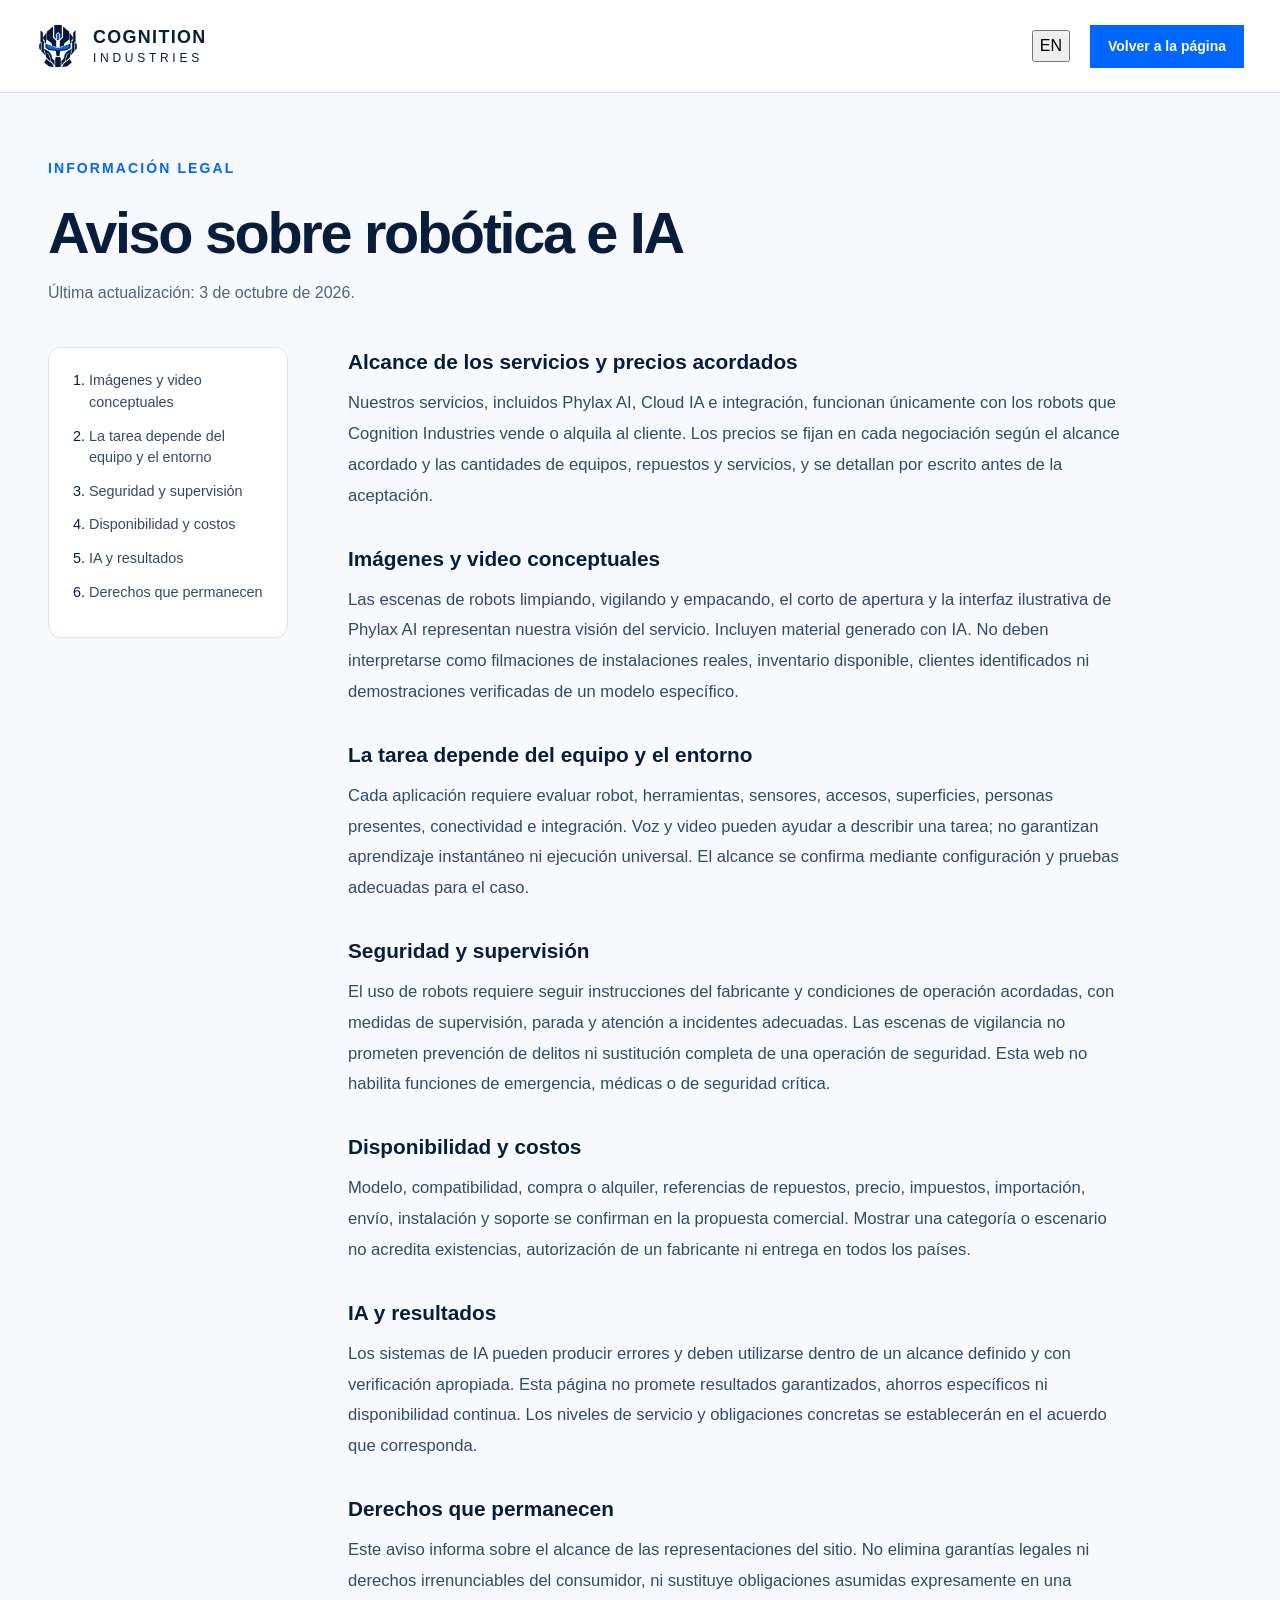
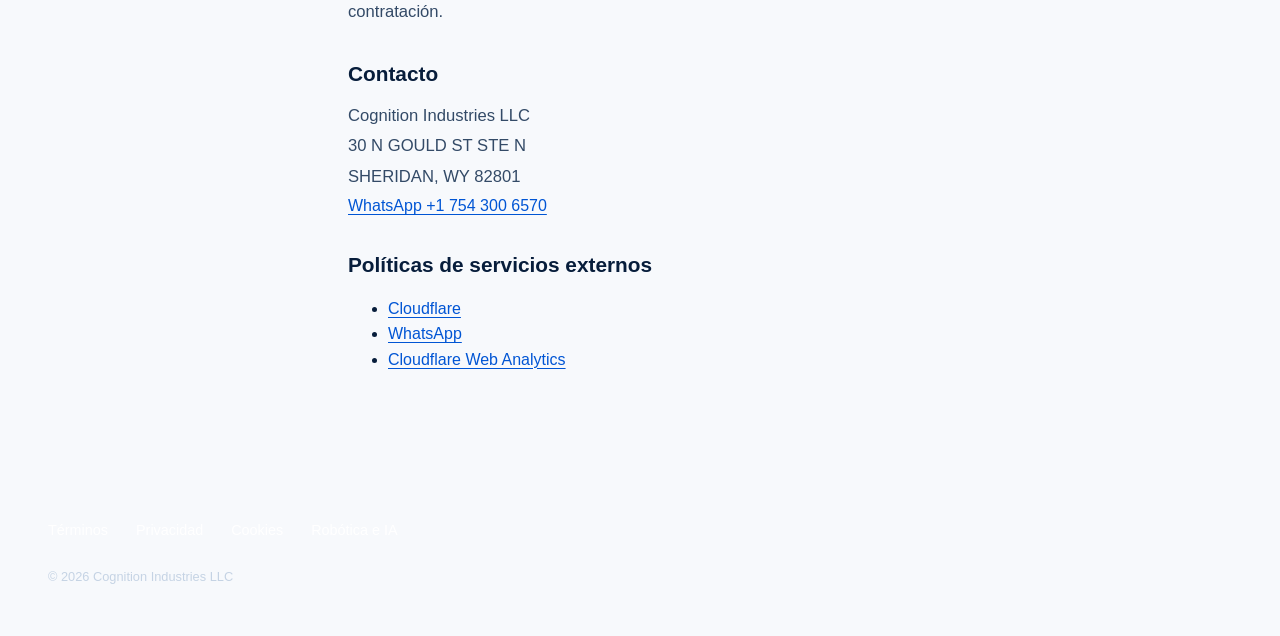
<file: aviso-robotica-ia.html>
<!DOCTYPE html><html lang="es"><head><meta charset="utf-8"><meta name="viewport" content="width=device-width,initial-scale=1"><title>Aviso sobre robótica e IA | Cognition Industries</title><meta name="description" content="Aviso sobre robótica e IA de cognitionindustries.com. Información sobre el sitio, las consultas y los servicios presentados."><link rel="canonical" href="https://cognitionindustries.com/aviso-robotica-ia.html"><link rel="icon" href="simbolo-cognition.png"><link rel="stylesheet" href="styles.css"><link rel="stylesheet" href="legal.css"><script src="legal.js" defer></script></head><body class="legal-page">
<a data-en="Skip to content" href="#contenido" class="skip">Ir al contenido</a>
<header><div class="nav-shell"><a class="brand" href="index.html"><img src="simbolo-cognition.png" alt="" width="44" height="50"><span>COGNITION<small>INDUSTRIES</small></span></a><div class="nav-actions"><button id="legal-language" aria-label="Switch to English">EN</button><a data-en="Back to website" href="index.html" class="button small">Volver a la página</a></div></div></header>
<main id="contenido" class="container legal-main"><div class="legal-intro"><p data-en="LEGAL INFORMATION" class="eyebrow">INFORMACIÓN LEGAL</p><h1 data-en="Robotics and AI notice" >Aviso sobre robótica e IA</h1><p data-en="Last updated: October 3, 2026." class="legal-date">Última actualización: 3 de octubre de 2026.</p></div><div class="legal-grid"><aside><nav aria-label="Índice del documento"><ol><li><a data-en="Conceptual images and video" href="#s1">Imágenes y video conceptuales</a></li><li><a data-en="Tasks depend on equipment and environment" href="#s2">La tarea depende del equipo y el entorno</a></li><li><a data-en="Safety and supervision" href="#s3">Seguridad y supervisión</a></li><li><a data-en="Availability and costs" href="#s4">Disponibilidad y costos</a></li><li><a data-en="AI and results" href="#s5">IA y resultados</a></li><li><a data-en="Rights remain unaffected" href="#s6">Derechos que permanecen</a></li></ol></nav></aside><article><section><h2 data-en="Service scope and negotiated pricing">Alcance de los servicios y precios acordados</h2><p data-en="Our services, including Phylax AI, AI Cloud and integration, work only with robots that Cognition Industries sells or rents to the customer. Prices are set for each negotiation based on the agreed scope and quantities of equipment, spare parts and services, and are detailed in writing before acceptance.">Nuestros servicios, incluidos Phylax AI, Cloud IA e integración, funcionan únicamente con los robots que Cognition Industries vende o alquila al cliente. Los precios se fijan en cada negociación según el alcance acordado y las cantidades de equipos, repuestos y servicios, y se detallan por escrito antes de la aceptación.</p></section><section id="s1"><h2 data-en="Conceptual images and video" >Imágenes y video conceptuales</h2><p data-en="The scenes showing robots cleaning, monitoring and packing, the opening short film and the illustrative Phylax AI interface represent our service vision. They include AI-generated material. They must not be interpreted as footage of actual deployments, available stock, identified customers or verified demonstrations of a specific model." >Las escenas de robots limpiando, vigilando y empacando, el corto de apertura y la interfaz ilustrativa de Phylax AI representan nuestra visión del servicio. Incluyen material generado con IA. No deben interpretarse como filmaciones de instalaciones reales, inventario disponible, clientes identificados ni demostraciones verificadas de un modelo específico.</p></section><section id="s2"><h2 data-en="Tasks depend on equipment and environment" >La tarea depende del equipo y el entorno</h2><p data-en="Each application requires assessment of the robot, tools, sensors, access, surfaces, people present, connectivity and integration. Voice and video may help describe a task; they do not guarantee instant learning or universal execution. Scope is confirmed through configuration and testing appropriate to the case." >Cada aplicación requiere evaluar robot, herramientas, sensores, accesos, superficies, personas presentes, conectividad e integración. Voz y video pueden ayudar a describir una tarea; no garantizan aprendizaje instantáneo ni ejecución universal. El alcance se confirma mediante configuración y pruebas adecuadas para el caso.</p></section><section id="s3"><h2 data-en="Safety and supervision" >Seguridad y supervisión</h2><p data-en="Robot use requires following manufacturer instructions and agreed operating conditions, with appropriate supervision, stopping and incident-response measures. Monitoring scenes do not promise crime prevention or complete replacement of a security operation. This website does not enable emergency, medical or safety-critical functions." >El uso de robots requiere seguir instrucciones del fabricante y condiciones de operación acordadas, con medidas de supervisión, parada y atención a incidentes adecuadas. Las escenas de vigilancia no prometen prevención de delitos ni sustitución completa de una operación de seguridad. Esta web no habilita funciones de emergencia, médicas o de seguridad crítica.</p></section><section id="s4"><h2 data-en="Availability and costs" >Disponibilidad y costos</h2><p data-en="Model, compatibility, purchase or rental, spare-part references, price, taxes, import arrangements, shipping, installation and support are confirmed in the commercial proposal. Displaying a category or scenario does not establish stock, manufacturer authorization or delivery to every country." >Modelo, compatibilidad, compra o alquiler, referencias de repuestos, precio, impuestos, importación, envío, instalación y soporte se confirman en la propuesta comercial. Mostrar una categoría o escenario no acredita existencias, autorización de un fabricante ni entrega en todos los países.</p></section><section id="s5"><h2 data-en="AI and results" >IA y resultados</h2><p data-en="AI systems may produce errors and must be used within a defined scope and with appropriate verification. This website does not promise guaranteed results, specific savings or continuous availability. Specific service levels and obligations will be set out in the relevant agreement." >Los sistemas de IA pueden producir errores y deben utilizarse dentro de un alcance definido y con verificación apropiada. Esta página no promete resultados garantizados, ahorros específicos ni disponibilidad continua. Los niveles de servicio y obligaciones concretas se establecerán en el acuerdo que corresponda.</p></section><section id="s6"><h2 data-en="Rights remain unaffected" >Derechos que permanecen</h2><p data-en="This notice explains the scope of website representations. It does not remove statutory warranties or non-waivable consumer rights, or replace obligations expressly undertaken in an agreement." >Este aviso informa sobre el alcance de las representaciones del sitio. No elimina garantías legales ni derechos irrenunciables del consumidor, ni sustituye obligaciones asumidas expresamente en una contratación.</p></section><section><h2 data-en="Contact" >Contacto</h2><p>Cognition Industries LLC<br>30 N GOULD ST STE N<br>SHERIDAN, WY 82801</p><a href="https://wa.me/17543006570" target="_blank" rel="noopener noreferrer">WhatsApp +1 754 300 6570</a></section><section><h2 data-en="External service policies" >Políticas de servicios externos</h2><ul><li><a href="https://www.cloudflare.com/privacypolicy/" target="_blank" rel="noopener noreferrer">Cloudflare</a></li><li><a href="https://www.whatsapp.com/legal/privacy-policy" target="_blank" rel="noopener noreferrer">WhatsApp</a></li><li><a href="https://developers.cloudflare.com/web-analytics/" target="_blank" rel="noopener noreferrer">Cloudflare Web Analytics</a></li></ul></section></article></div></main><footer><div class="container legal-footer"><nav aria-label="Información legal"><a data-en="Terms" href="terminos.html" data-legal-link>Términos</a><a data-en="Privacy" href="privacidad.html" data-legal-link>Privacidad</a><a data-en="Cookies" href="cookies.html" data-legal-link>Cookies</a><a data-en="Robotics and AI" href="aviso-robotica-ia.html" data-legal-link>Robótica e IA</a></nav><p>© 2026 Cognition Industries LLC</p></div></footer></body></html>
</file>
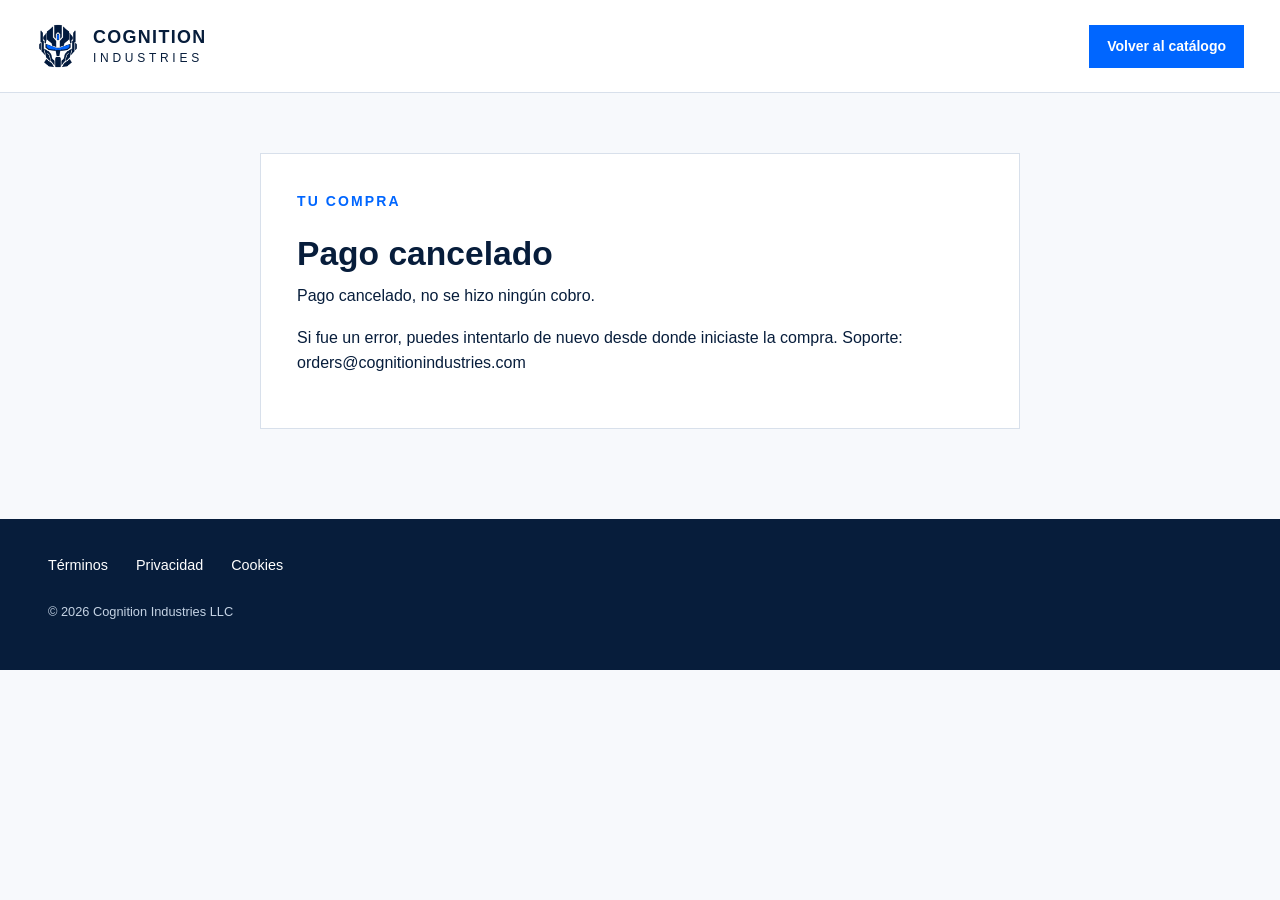
<file: compra-cancelada.html>
<!DOCTYPE html><html lang="es"><head><meta charset="utf-8"><meta name="viewport" content="width=device-width,initial-scale=1"><title>Pago cancelado | Cognition Industries</title><meta name="robots" content="noindex"><link rel="icon" href="simbolo-cognition.png"><link rel="stylesheet" href="styles.css"><link rel="stylesheet" href="legal.css"><link rel="stylesheet" href="compra.css"></head><body class="legal-page">
<header><div class="nav-shell"><a class="brand" href="/"><img src="simbolo-cognition.png" alt="" width="44" height="50"><span>COGNITION<small>INDUSTRIES</small></span></a><div class="nav-actions"><a href="/#repuestos" class="button small">Volver al catálogo</a></div></div></header>
<main id="contenido" class="container co-main"><section class="co-card"><p class="eyebrow">TU COMPRA</p><h1>Pago cancelado</h1><p>Pago cancelado, no se hizo ningún cobro.</p><p>Si fue un error, puedes intentarlo de nuevo desde donde iniciaste la compra. Soporte: <a href="mailto:orders@cognitionindustries.com">orders@cognitionindustries.com</a></p></section></main>
<footer><div class="container legal-footer"><nav aria-label="Información legal"><a href="terminos.html">Términos</a><a href="privacidad.html">Privacidad</a><a href="cookies.html">Cookies</a></nav><p>© 2026 Cognition Industries LLC</p></div></footer>
</body></html>
</file>
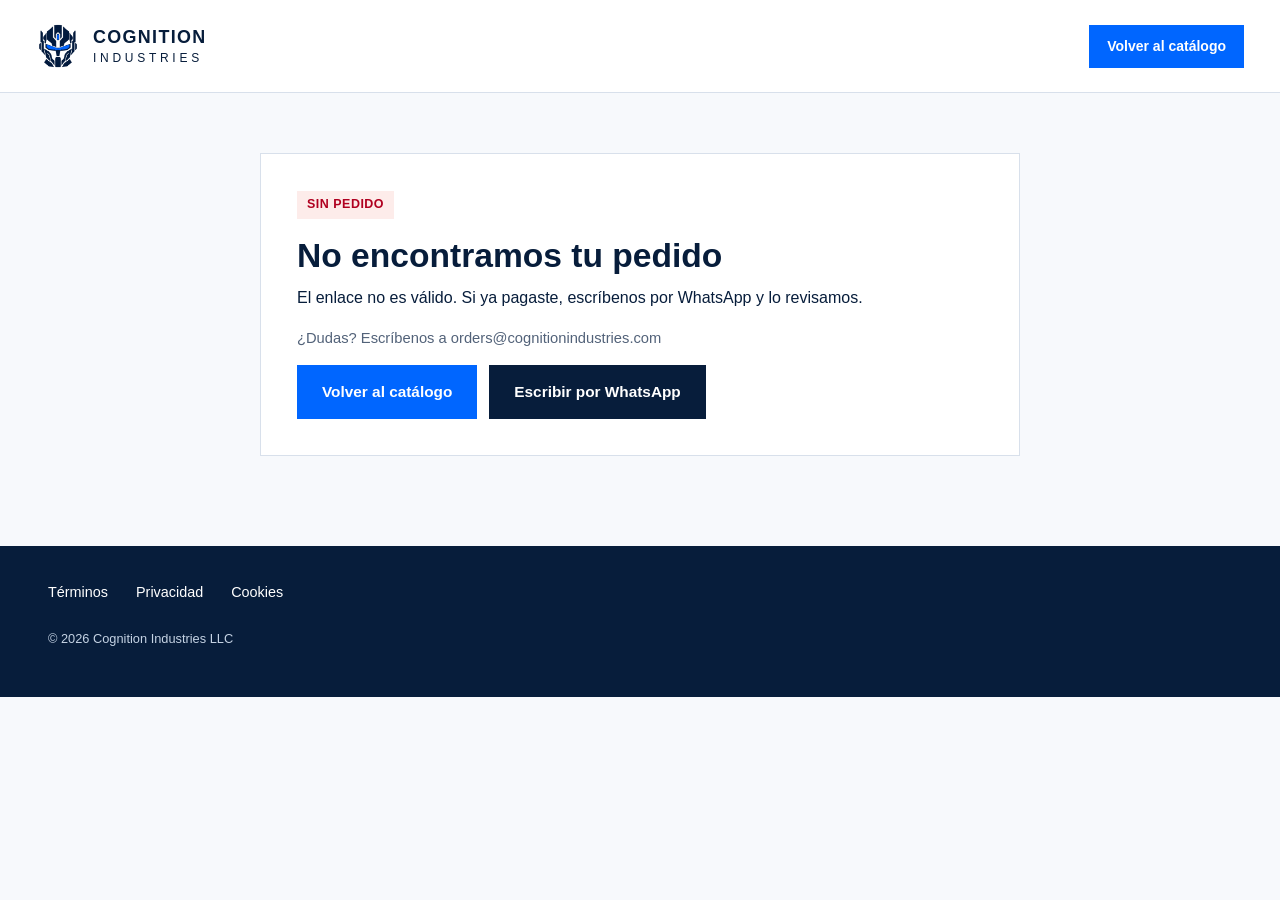
<file: compra-confirmada.html>
<!DOCTYPE html><html lang="es"><head><meta charset="utf-8"><meta name="viewport" content="width=device-width,initial-scale=1"><title>Compra confirmada | Cognition Industries</title><meta name="robots" content="noindex"><link rel="icon" href="simbolo-cognition.png"><link rel="stylesheet" href="styles.css"><link rel="stylesheet" href="legal.css"><link rel="stylesheet" href="compra.css"><script src="compra.js" defer></script></head><body class="legal-page">
<header><div class="nav-shell"><a class="brand" href="/"><img src="simbolo-cognition.png" alt="" width="44" height="50"><span>COGNITION<small>INDUSTRIES</small></span></a><div class="nav-actions"><a href="/#repuestos" class="button small">Volver al catálogo</a></div></div></header>
<main id="contenido" class="container co-main"><section id="co" class="co-card" aria-live="polite"><p class="eyebrow">TU COMPRA</p><h1>Consultando tu pedido…</h1></section></main>
<footer><div class="container legal-footer"><nav aria-label="Información legal"><a href="terminos.html">Términos</a><a href="privacidad.html">Privacidad</a><a href="cookies.html">Cookies</a></nav><p>© 2026 Cognition Industries LLC</p></div></footer>
<noscript><p class="container">Activa JavaScript para ver tu pedido o <a href="https://wa.me/17543006570">escríbenos por WhatsApp</a>.</p></noscript></body></html>
</file>
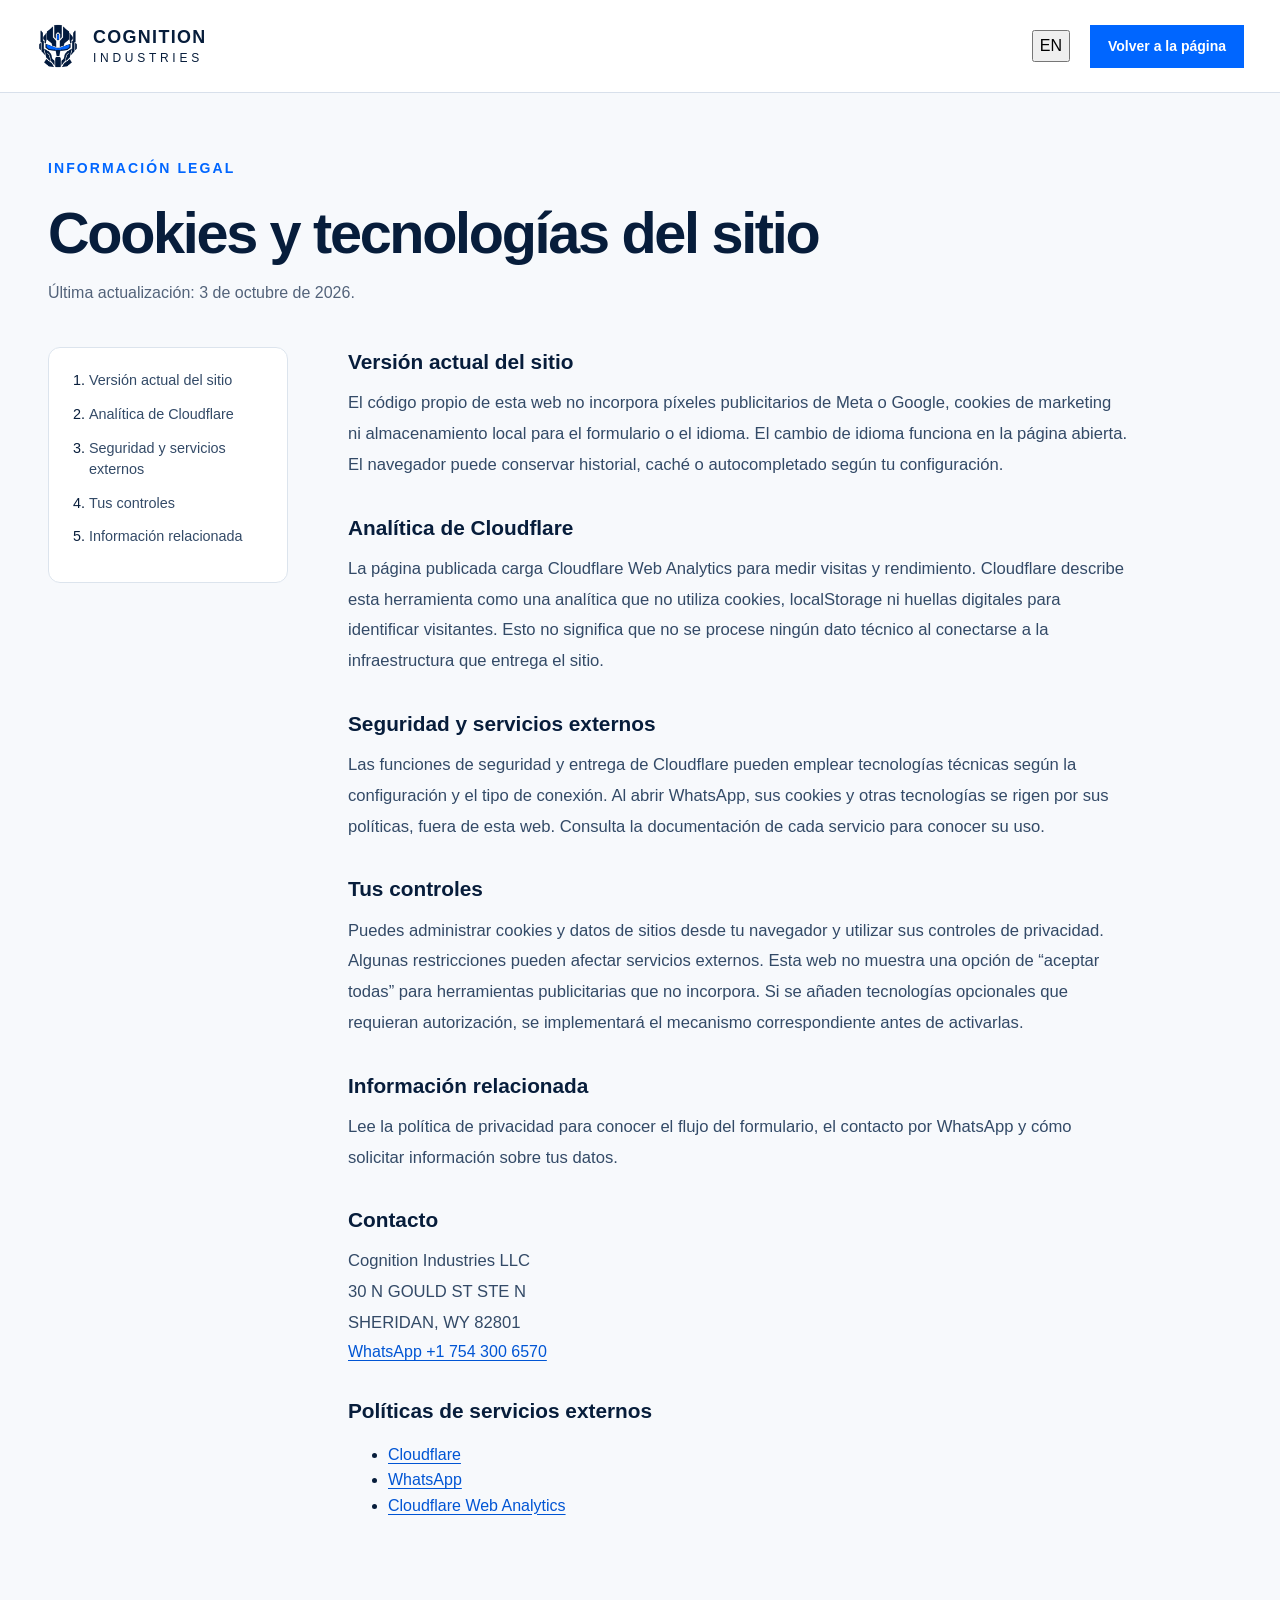
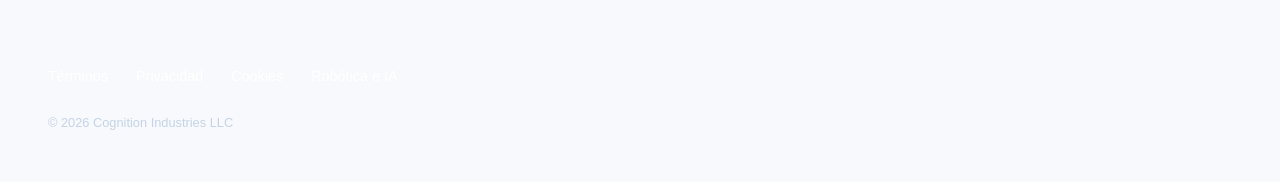
<file: cookies.html>
<!DOCTYPE html><html lang="es"><head><meta charset="utf-8"><meta name="viewport" content="width=device-width,initial-scale=1"><title>Cookies y tecnologías del sitio | Cognition Industries</title><meta name="description" content="Cookies y tecnologías del sitio de cognitionindustries.com. Información sobre el sitio, las consultas y los servicios presentados."><link rel="canonical" href="https://cognitionindustries.com/cookies.html"><link rel="icon" href="simbolo-cognition.png"><link rel="stylesheet" href="styles.css"><link rel="stylesheet" href="legal.css"><script src="legal.js" defer></script></head><body class="legal-page">
<a data-en="Skip to content" href="#contenido" class="skip">Ir al contenido</a>
<header><div class="nav-shell"><a class="brand" href="index.html"><img src="simbolo-cognition.png" alt="" width="44" height="50"><span>COGNITION<small>INDUSTRIES</small></span></a><div class="nav-actions"><button id="legal-language" aria-label="Switch to English">EN</button><a data-en="Back to website" href="index.html" class="button small">Volver a la página</a></div></div></header>
<main id="contenido" class="container legal-main"><div class="legal-intro"><p data-en="LEGAL INFORMATION" class="eyebrow">INFORMACIÓN LEGAL</p><h1 data-en="Cookies and website technologies" >Cookies y tecnologías del sitio</h1><p data-en="Last updated: October 3, 2026." class="legal-date">Última actualización: 3 de octubre de 2026.</p></div><div class="legal-grid"><aside><nav aria-label="Índice del documento"><ol><li><a data-en="Current website version" href="#s1">Versión actual del sitio</a></li><li><a data-en="Cloudflare analytics" href="#s2">Analítica de Cloudflare</a></li><li><a data-en="Security and external services" href="#s3">Seguridad y servicios externos</a></li><li><a data-en="Your controls" href="#s4">Tus controles</a></li><li><a data-en="Related information" href="#s5">Información relacionada</a></li></ol></nav></aside><article><section id="s1"><h2 data-en="Current website version" >Versión actual del sitio</h2><p data-en="The website’s own code does not include Meta or Google advertising pixels, marketing cookies or local storage for the form or language. Language switching operates within the open page. Your browser may retain history, cache or autofill information depending on your settings." >El código propio de esta web no incorpora píxeles publicitarios de Meta o Google, cookies de marketing ni almacenamiento local para el formulario o el idioma. El cambio de idioma funciona en la página abierta. El navegador puede conservar historial, caché o autocompletado según tu configuración.</p></section><section id="s2"><h2 data-en="Cloudflare analytics" >Analítica de Cloudflare</h2><p data-en="The published website loads Cloudflare Web Analytics to measure visits and performance. Cloudflare describes this tool as analytics that does not use cookies, localStorage or fingerprinting to identify visitors. This does not mean that no technical information is processed when connecting to the infrastructure delivering the website." >La página publicada carga Cloudflare Web Analytics para medir visitas y rendimiento. Cloudflare describe esta herramienta como una analítica que no utiliza cookies, localStorage ni huellas digitales para identificar visitantes. Esto no significa que no se procese ningún dato técnico al conectarse a la infraestructura que entrega el sitio.</p></section><section id="s3"><h2 data-en="Security and external services" >Seguridad y servicios externos</h2><p data-en="Cloudflare security and delivery features may use technical technologies depending on configuration and connection type. When you open WhatsApp, its cookies and other technologies are governed by its policies outside this website. Read each service’s documentation to understand its use." >Las funciones de seguridad y entrega de Cloudflare pueden emplear tecnologías técnicas según la configuración y el tipo de conexión. Al abrir WhatsApp, sus cookies y otras tecnologías se rigen por sus políticas, fuera de esta web. Consulta la documentación de cada servicio para conocer su uso.</p></section><section id="s4"><h2 data-en="Your controls" >Tus controles</h2><p data-en="You can manage cookies and website data in your browser and use its privacy controls. Some restrictions may affect external services. This website does not display an “accept all” option for advertising tools it does not include. If optional technologies requiring authorization are added, the relevant mechanism will be implemented before activation." >Puedes administrar cookies y datos de sitios desde tu navegador y utilizar sus controles de privacidad. Algunas restricciones pueden afectar servicios externos. Esta web no muestra una opción de “aceptar todas” para herramientas publicitarias que no incorpora. Si se añaden tecnologías opcionales que requieran autorización, se implementará el mecanismo correspondiente antes de activarlas.</p></section><section id="s5"><h2 data-en="Related information" >Información relacionada</h2><p data-en="Read the privacy policy to understand the form flow, WhatsApp contact and how to request information about your data." >Lee la política de privacidad para conocer el flujo del formulario, el contacto por WhatsApp y cómo solicitar información sobre tus datos.</p></section><section><h2 data-en="Contact" >Contacto</h2><p>Cognition Industries LLC<br>30 N GOULD ST STE N<br>SHERIDAN, WY 82801</p><a href="https://wa.me/17543006570" target="_blank" rel="noopener noreferrer">WhatsApp +1 754 300 6570</a></section><section><h2 data-en="External service policies" >Políticas de servicios externos</h2><ul><li><a href="https://www.cloudflare.com/privacypolicy/" target="_blank" rel="noopener noreferrer">Cloudflare</a></li><li><a href="https://www.whatsapp.com/legal/privacy-policy" target="_blank" rel="noopener noreferrer">WhatsApp</a></li><li><a href="https://developers.cloudflare.com/web-analytics/" target="_blank" rel="noopener noreferrer">Cloudflare Web Analytics</a></li></ul></section></article></div></main><footer><div class="container legal-footer"><nav aria-label="Información legal"><a data-en="Terms" href="terminos.html" data-legal-link>Términos</a><a data-en="Privacy" href="privacidad.html" data-legal-link>Privacidad</a><a data-en="Cookies" href="cookies.html" data-legal-link>Cookies</a><a data-en="Robotics and AI" href="aviso-robotica-ia.html" data-legal-link>Robótica e IA</a></nav><p>© 2026 Cognition Industries LLC</p></div></footer></body></html>
</file>
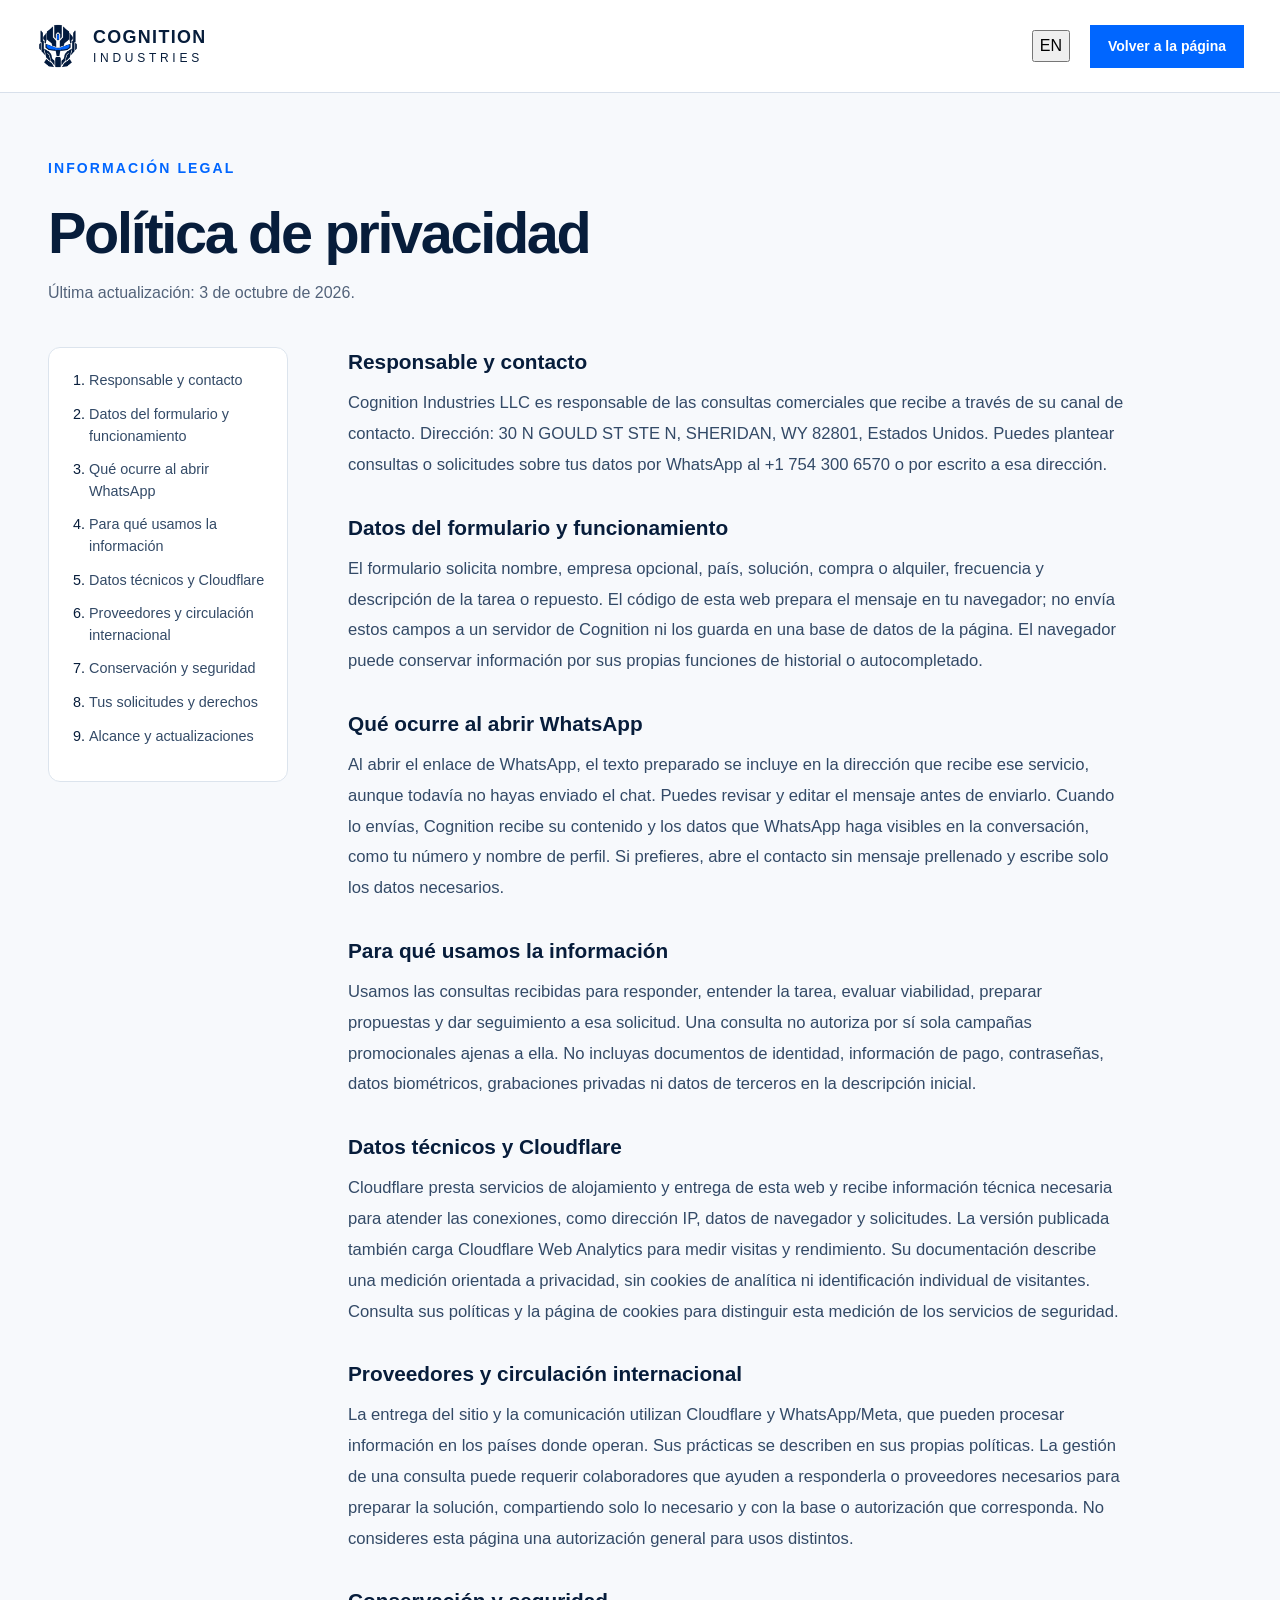
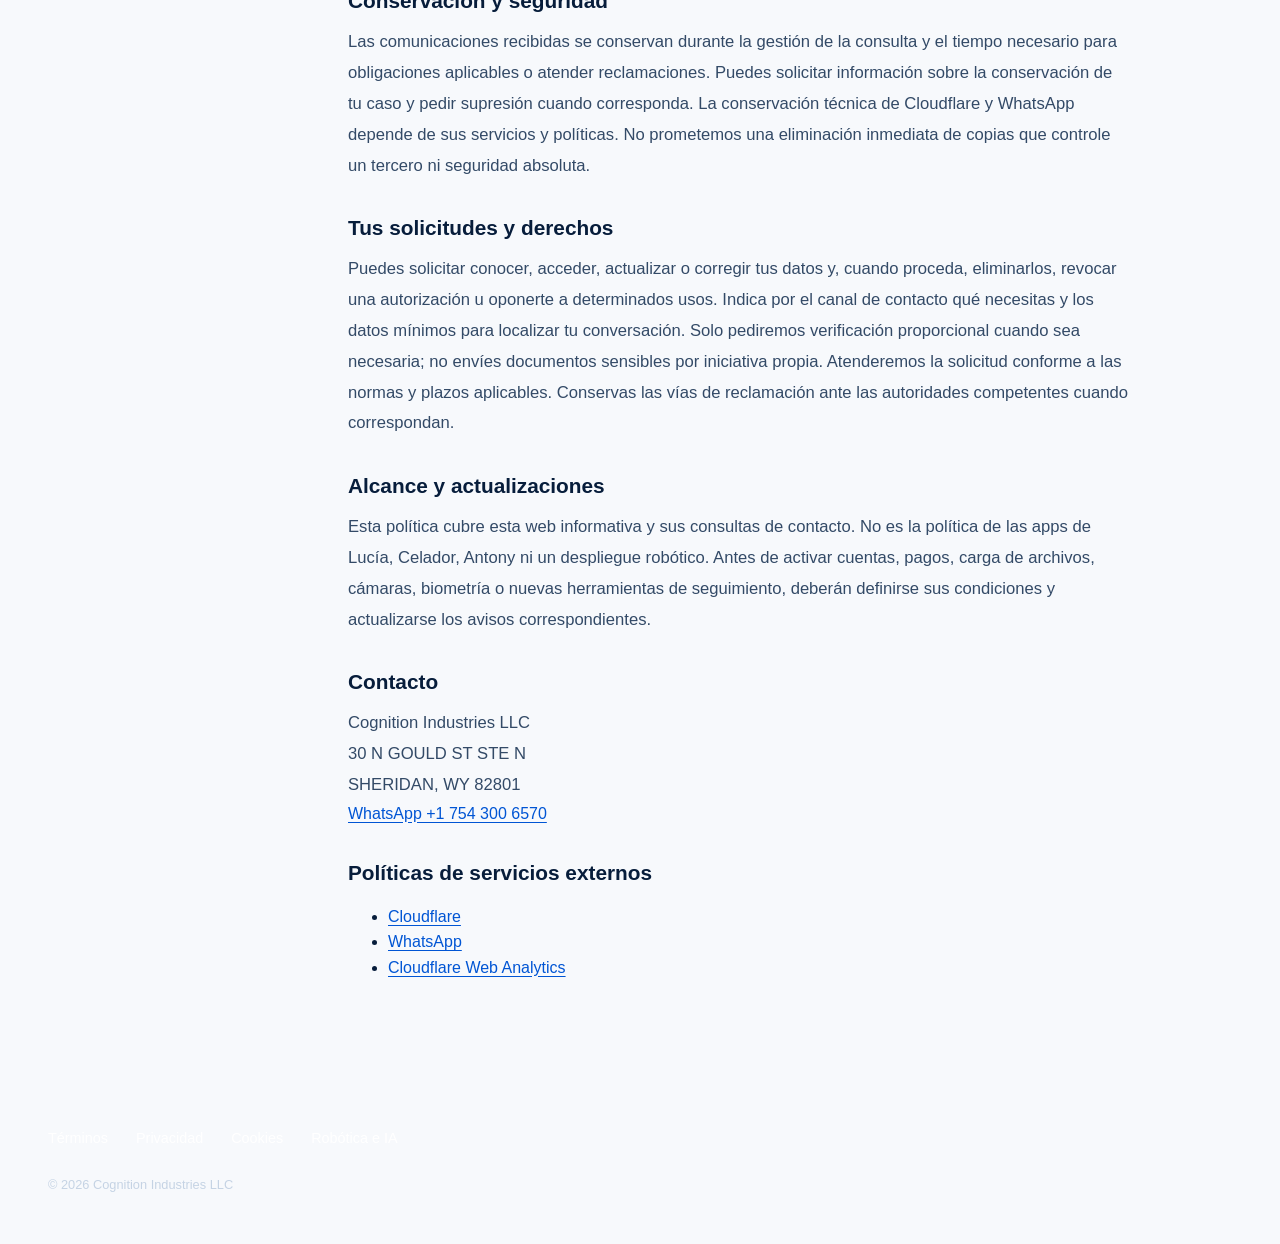
<file: privacidad.html>
<!DOCTYPE html><html lang="es"><head><meta charset="utf-8"><meta name="viewport" content="width=device-width,initial-scale=1"><title>Política de privacidad | Cognition Industries</title><meta name="description" content="Política de privacidad de cognitionindustries.com. Información sobre el sitio, las consultas y los servicios presentados."><link rel="canonical" href="https://cognitionindustries.com/privacidad.html"><link rel="icon" href="simbolo-cognition.png"><link rel="stylesheet" href="styles.css"><link rel="stylesheet" href="legal.css"><script src="legal.js" defer></script></head><body class="legal-page">
<a data-en="Skip to content" href="#contenido" class="skip">Ir al contenido</a>
<header><div class="nav-shell"><a class="brand" href="index.html"><img src="simbolo-cognition.png" alt="" width="44" height="50"><span>COGNITION<small>INDUSTRIES</small></span></a><div class="nav-actions"><button id="legal-language" aria-label="Switch to English">EN</button><a data-en="Back to website" href="index.html" class="button small">Volver a la página</a></div></div></header>
<main id="contenido" class="container legal-main"><div class="legal-intro"><p data-en="LEGAL INFORMATION" class="eyebrow">INFORMACIÓN LEGAL</p><h1 data-en="Privacy policy" >Política de privacidad</h1><p data-en="Last updated: October 3, 2026." class="legal-date">Última actualización: 3 de octubre de 2026.</p></div><div class="legal-grid"><aside><nav aria-label="Índice del documento"><ol><li><a data-en="Controller and contact" href="#s1">Responsable y contacto</a></li><li><a data-en="Form information and operation" href="#s2">Datos del formulario y funcionamiento</a></li><li><a data-en="What happens when you open WhatsApp" href="#s3">Qué ocurre al abrir WhatsApp</a></li><li><a data-en="How we use information" href="#s4">Para qué usamos la información</a></li><li><a data-en="Technical information and Cloudflare" href="#s5">Datos técnicos y Cloudflare</a></li><li><a data-en="Providers and international processing" href="#s6">Proveedores y circulación internacional</a></li><li><a data-en="Retention and security" href="#s7">Conservación y seguridad</a></li><li><a data-en="Your requests and rights" href="#s8">Tus solicitudes y derechos</a></li><li><a data-en="Scope and updates" href="#s9">Alcance y actualizaciones</a></li></ol></nav></aside><article><section id="s1"><h2 data-en="Controller and contact" >Responsable y contacto</h2><p data-en="Cognition Industries LLC is responsible for commercial inquiries received through its contact channel. Address: 30 N GOULD ST STE N, SHERIDAN, WY 82801, United States. You may submit data questions or requests through WhatsApp at +1 754 300 6570 or in writing to that address." >Cognition Industries LLC es responsable de las consultas comerciales que recibe a través de su canal de contacto. Dirección: 30 N GOULD ST STE N, SHERIDAN, WY 82801, Estados Unidos. Puedes plantear consultas o solicitudes sobre tus datos por WhatsApp al +1 754 300 6570 o por escrito a esa dirección.</p></section><section id="s2"><h2 data-en="Form information and operation" >Datos del formulario y funcionamiento</h2><p data-en="The form asks for a name, optional company, country, solution, purchase or rental preference, frequency and description of a task or spare part. The website code prepares the message in your browser; it does not send these fields to a Cognition server or store them in a website database. Your browser may retain information through its own history or autofill features." >El formulario solicita nombre, empresa opcional, país, solución, compra o alquiler, frecuencia y descripción de la tarea o repuesto. El código de esta web prepara el mensaje en tu navegador; no envía estos campos a un servidor de Cognition ni los guarda en una base de datos de la página. El navegador puede conservar información por sus propias funciones de historial o autocompletado.</p></section><section id="s3"><h2 data-en="What happens when you open WhatsApp" >Qué ocurre al abrir WhatsApp</h2><p data-en="When you open the WhatsApp link, the prepared text is included in the address received by that service, even before you send the chat. You may review and edit the message before sending it. When you send it, Cognition receives its content and information WhatsApp makes visible in the conversation, such as your number and profile name. Alternatively, open the contact without a prefilled message and enter only necessary information." >Al abrir el enlace de WhatsApp, el texto preparado se incluye en la dirección que recibe ese servicio, aunque todavía no hayas enviado el chat. Puedes revisar y editar el mensaje antes de enviarlo. Cuando lo envías, Cognition recibe su contenido y los datos que WhatsApp haga visibles en la conversación, como tu número y nombre de perfil. Si prefieres, abre el contacto sin mensaje prellenado y escribe solo los datos necesarios.</p></section><section id="s4"><h2 data-en="How we use information" >Para qué usamos la información</h2><p data-en="We use received inquiries to respond, understand the task, assess feasibility, prepare proposals and follow up on that inquiry. An inquiry alone does not authorize unrelated promotional campaigns. Do not include identity documents, payment information, passwords, biometric data, private recordings or third-party information in the initial description." >Usamos las consultas recibidas para responder, entender la tarea, evaluar viabilidad, preparar propuestas y dar seguimiento a esa solicitud. Una consulta no autoriza por sí sola campañas promocionales ajenas a ella. No incluyas documentos de identidad, información de pago, contraseñas, datos biométricos, grabaciones privadas ni datos de terceros en la descripción inicial.</p></section><section id="s5"><h2 data-en="Technical information and Cloudflare" >Datos técnicos y Cloudflare</h2><p data-en="Cloudflare provides hosting and delivery services for this website and receives technical information needed to handle connections, such as IP addresses, browser details and requests. The published version also loads Cloudflare Web Analytics to measure visits and performance. Its documentation describes privacy-focused measurement without analytics cookies or individual visitor identification. Read its policies and our cookies page to distinguish this measurement from security services." >Cloudflare presta servicios de alojamiento y entrega de esta web y recibe información técnica necesaria para atender las conexiones, como dirección IP, datos de navegador y solicitudes. La versión publicada también carga Cloudflare Web Analytics para medir visitas y rendimiento. Su documentación describe una medición orientada a privacidad, sin cookies de analítica ni identificación individual de visitantes. Consulta sus políticas y la página de cookies para distinguir esta medición de los servicios de seguridad.</p></section><section id="s6"><h2 data-en="Providers and international processing" >Proveedores y circulación internacional</h2><p data-en="Website delivery and communication use Cloudflare and WhatsApp/Meta, which may process information in countries where they operate. Their practices are described in their own policies. Managing an inquiry may require collaborators who help answer it or providers needed to prepare a solution, sharing only what is necessary with the appropriate basis or authorization. This page is not a general authorization for other uses." >La entrega del sitio y la comunicación utilizan Cloudflare y WhatsApp/Meta, que pueden procesar información en los países donde operan. Sus prácticas se describen en sus propias políticas. La gestión de una consulta puede requerir colaboradores que ayuden a responderla o proveedores necesarios para preparar la solución, compartiendo solo lo necesario y con la base o autorización que corresponda. No consideres esta página una autorización general para usos distintos.</p></section><section id="s7"><h2 data-en="Retention and security" >Conservación y seguridad</h2><p data-en="Received communications are retained while the inquiry is handled and for the time needed for applicable obligations or claims. You may ask about retention of your case and request deletion where applicable. Technical retention by Cloudflare and WhatsApp depends on their services and policies. We do not promise immediate deletion of copies controlled by third parties or absolute security." >Las comunicaciones recibidas se conservan durante la gestión de la consulta y el tiempo necesario para obligaciones aplicables o atender reclamaciones. Puedes solicitar información sobre la conservación de tu caso y pedir supresión cuando corresponda. La conservación técnica de Cloudflare y WhatsApp depende de sus servicios y políticas. No prometemos una eliminación inmediata de copias que controle un tercero ni seguridad absoluta.</p></section><section id="s8"><h2 data-en="Your requests and rights" >Tus solicitudes y derechos</h2><p data-en="You may request information about, access to, updates or correction of your data and, where applicable, deletion, withdrawal of an authorization or objection to particular uses. Use the contact channel to explain your request and provide minimal information to locate the conversation. We will request proportionate verification only when necessary; do not send sensitive documents on your own initiative. Requests will be handled under applicable rules and timelines. Relevant complaint channels with competent authorities remain available." >Puedes solicitar conocer, acceder, actualizar o corregir tus datos y, cuando proceda, eliminarlos, revocar una autorización u oponerte a determinados usos. Indica por el canal de contacto qué necesitas y los datos mínimos para localizar tu conversación. Solo pediremos verificación proporcional cuando sea necesaria; no envíes documentos sensibles por iniciativa propia. Atenderemos la solicitud conforme a las normas y plazos aplicables. Conservas las vías de reclamación ante las autoridades competentes cuando correspondan.</p></section><section id="s9"><h2 data-en="Scope and updates" >Alcance y actualizaciones</h2><p data-en="This policy covers this informational website and contact inquiries. It is not the policy for Lucía, Celador or Antony apps or a robotic deployment. Before accounts, payments, file uploads, cameras, biometrics or new tracking tools are activated, their conditions and relevant notices must be defined and updated." >Esta política cubre esta web informativa y sus consultas de contacto. No es la política de las apps de Lucía, Celador, Antony ni un despliegue robótico. Antes de activar cuentas, pagos, carga de archivos, cámaras, biometría o nuevas herramientas de seguimiento, deberán definirse sus condiciones y actualizarse los avisos correspondientes.</p></section><section><h2 data-en="Contact" >Contacto</h2><p>Cognition Industries LLC<br>30 N GOULD ST STE N<br>SHERIDAN, WY 82801</p><a href="https://wa.me/17543006570" target="_blank" rel="noopener noreferrer">WhatsApp +1 754 300 6570</a></section><section><h2 data-en="External service policies" >Políticas de servicios externos</h2><ul><li><a href="https://www.cloudflare.com/privacypolicy/" target="_blank" rel="noopener noreferrer">Cloudflare</a></li><li><a href="https://www.whatsapp.com/legal/privacy-policy" target="_blank" rel="noopener noreferrer">WhatsApp</a></li><li><a href="https://developers.cloudflare.com/web-analytics/" target="_blank" rel="noopener noreferrer">Cloudflare Web Analytics</a></li></ul></section></article></div></main><footer><div class="container legal-footer"><nav aria-label="Información legal"><a data-en="Terms" href="terminos.html" data-legal-link>Términos</a><a data-en="Privacy" href="privacidad.html" data-legal-link>Privacidad</a><a data-en="Cookies" href="cookies.html" data-legal-link>Cookies</a><a data-en="Robotics and AI" href="aviso-robotica-ia.html" data-legal-link>Robótica e IA</a></nav><p>© 2026 Cognition Industries LLC</p></div></footer></body></html>
</file>
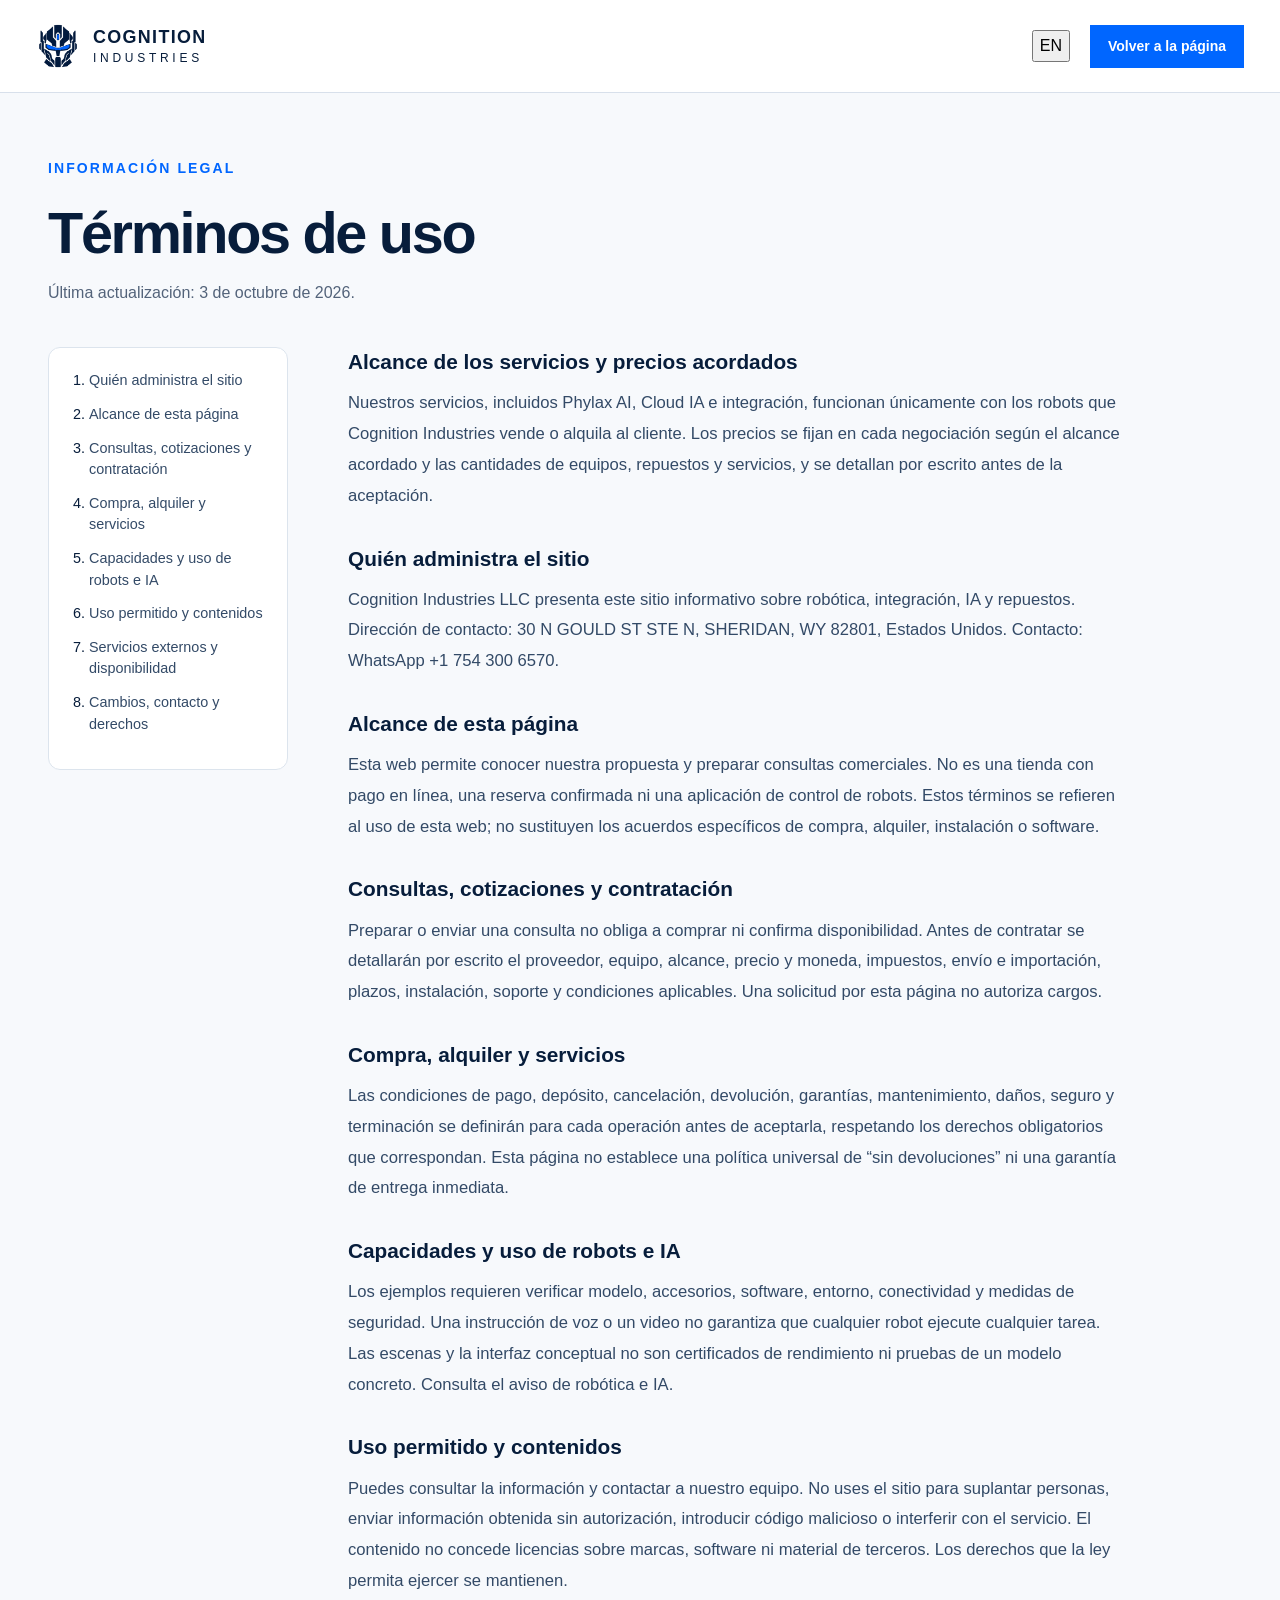
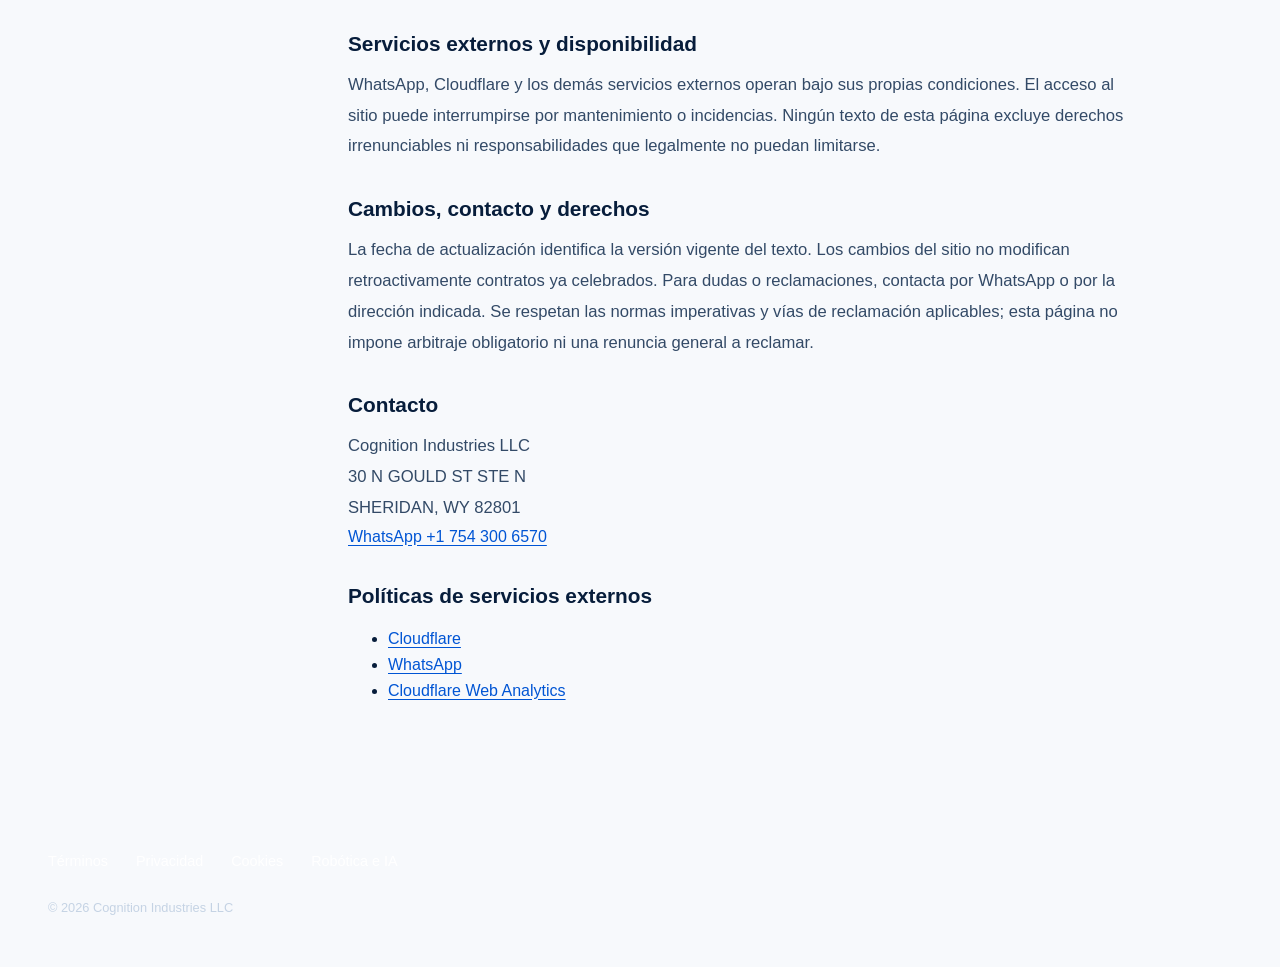
<file: terminos.html>
<!DOCTYPE html><html lang="es"><head><meta charset="utf-8"><meta name="viewport" content="width=device-width,initial-scale=1"><title>Términos de uso | Cognition Industries</title><meta name="description" content="Términos de uso de cognitionindustries.com. Información sobre el sitio, las consultas y los servicios presentados."><link rel="canonical" href="https://cognitionindustries.com/terminos.html"><link rel="icon" href="simbolo-cognition.png"><link rel="stylesheet" href="styles.css"><link rel="stylesheet" href="legal.css"><script src="legal.js" defer></script></head><body class="legal-page">
<a data-en="Skip to content" href="#contenido" class="skip">Ir al contenido</a>
<header><div class="nav-shell"><a class="brand" href="index.html"><img src="simbolo-cognition.png" alt="" width="44" height="50"><span>COGNITION<small>INDUSTRIES</small></span></a><div class="nav-actions"><button id="legal-language" aria-label="Switch to English">EN</button><a data-en="Back to website" href="index.html" class="button small">Volver a la página</a></div></div></header>
<main id="contenido" class="container legal-main"><div class="legal-intro"><p data-en="LEGAL INFORMATION" class="eyebrow">INFORMACIÓN LEGAL</p><h1 data-en="Terms of use" >Términos de uso</h1><p data-en="Last updated: October 3, 2026." class="legal-date">Última actualización: 3 de octubre de 2026.</p></div><div class="legal-grid"><aside><nav aria-label="Índice del documento"><ol><li><a data-en="Who operates this website" href="#s1">Quién administra el sitio</a></li><li><a data-en="Scope of this website" href="#s2">Alcance de esta página</a></li><li><a data-en="Inquiries, quotations and agreements" href="#s3">Consultas, cotizaciones y contratación</a></li><li><a data-en="Purchase, rental and services" href="#s4">Compra, alquiler y servicios</a></li><li><a data-en="Robot and AI capabilities and use" href="#s5">Capacidades y uso de robots e IA</a></li><li><a data-en="Permitted use and content" href="#s6">Uso permitido y contenidos</a></li><li><a data-en="External services and availability" href="#s7">Servicios externos y disponibilidad</a></li><li><a data-en="Changes, contact and rights" href="#s8">Cambios, contacto y derechos</a></li></ol></nav></aside><article><section><h2 data-en="Service scope and negotiated pricing">Alcance de los servicios y precios acordados</h2><p data-en="Our services, including Phylax AI, AI Cloud and integration, work only with robots that Cognition Industries sells or rents to the customer. Prices are set for each negotiation based on the agreed scope and quantities of equipment, spare parts and services, and are detailed in writing before acceptance.">Nuestros servicios, incluidos Phylax AI, Cloud IA e integración, funcionan únicamente con los robots que Cognition Industries vende o alquila al cliente. Los precios se fijan en cada negociación según el alcance acordado y las cantidades de equipos, repuestos y servicios, y se detallan por escrito antes de la aceptación.</p></section><section id="s1"><h2 data-en="Who operates this website" >Quién administra el sitio</h2><p data-en="Cognition Industries LLC presents this informational website about robotics, integration, AI and spare parts. Contact address: 30 N GOULD ST STE N, SHERIDAN, WY 82801, United States. Contact: WhatsApp +1 754 300 6570." >Cognition Industries LLC presenta este sitio informativo sobre robótica, integración, IA y repuestos. Dirección de contacto: 30 N GOULD ST STE N, SHERIDAN, WY 82801, Estados Unidos. Contacto: WhatsApp +1 754 300 6570.</p></section><section id="s2"><h2 data-en="Scope of this website" >Alcance de esta página</h2><p data-en="This website lets you explore our offering and prepare commercial inquiries. It is not an online checkout, a confirmed booking or a robot-control application. These terms cover this website; they do not replace specific purchase, rental, installation or software agreements." >Esta web permite conocer nuestra propuesta y preparar consultas comerciales. No es una tienda con pago en línea, una reserva confirmada ni una aplicación de control de robots. Estos términos se refieren al uso de esta web; no sustituyen los acuerdos específicos de compra, alquiler, instalación o software.</p></section><section id="s3"><h2 data-en="Inquiries, quotations and agreements" >Consultas, cotizaciones y contratación</h2><p data-en="Preparing or sending an inquiry does not oblige you to purchase or confirm availability. Before an agreement is entered into, the provider, equipment, scope, price and currency, taxes, shipping and import arrangements, timing, installation, support and applicable conditions will be detailed in writing. An inquiry on this website does not authorize a charge." >Preparar o enviar una consulta no obliga a comprar ni confirma disponibilidad. Antes de contratar se detallarán por escrito el proveedor, equipo, alcance, precio y moneda, impuestos, envío e importación, plazos, instalación, soporte y condiciones aplicables. Una solicitud por esta página no autoriza cargos.</p></section><section id="s4"><h2 data-en="Purchase, rental and services" >Compra, alquiler y servicios</h2><p data-en="Payment, deposit, cancellation, return, warranty, maintenance, damage, insurance and termination conditions will be defined for each transaction before acceptance, subject to applicable mandatory rights. This website does not establish a universal no-refunds policy or guarantee immediate delivery." >Las condiciones de pago, depósito, cancelación, devolución, garantías, mantenimiento, daños, seguro y terminación se definirán para cada operación antes de aceptarla, respetando los derechos obligatorios que correspondan. Esta página no establece una política universal de “sin devoluciones” ni una garantía de entrega inmediata.</p></section><section id="s5"><h2 data-en="Robot and AI capabilities and use" >Capacidades y uso de robots e IA</h2><p data-en="Examples require verification of the model, accessories, software, environment, connectivity and safety measures. A voice instruction or video does not guarantee that every robot can perform every task. Scenes and the conceptual interface are not performance certifications or tests of a specific model. Read the robotics and AI notice." >Los ejemplos requieren verificar modelo, accesorios, software, entorno, conectividad y medidas de seguridad. Una instrucción de voz o un video no garantiza que cualquier robot ejecute cualquier tarea. Las escenas y la interfaz conceptual no son certificados de rendimiento ni pruebas de un modelo concreto. Consulta el aviso de robótica e IA.</p></section><section id="s6"><h2 data-en="Permitted use and content" >Uso permitido y contenidos</h2><p data-en="You may read the information and contact our team. Do not use the website to impersonate people, submit information obtained without authorization, introduce malicious code or interfere with the service. The content does not grant licenses over trademarks, software or third-party material. Rights available under applicable law remain unaffected." >Puedes consultar la información y contactar a nuestro equipo. No uses el sitio para suplantar personas, enviar información obtenida sin autorización, introducir código malicioso o interferir con el servicio. El contenido no concede licencias sobre marcas, software ni material de terceros. Los derechos que la ley permita ejercer se mantienen.</p></section><section id="s7"><h2 data-en="External services and availability" >Servicios externos y disponibilidad</h2><p data-en="WhatsApp, Cloudflare and other external services operate under their own terms. Access to the website may be interrupted by maintenance or incidents. Nothing on this website excludes non-waivable rights or liabilities that cannot lawfully be limited." >WhatsApp, Cloudflare y los demás servicios externos operan bajo sus propias condiciones. El acceso al sitio puede interrumpirse por mantenimiento o incidencias. Ningún texto de esta página excluye derechos irrenunciables ni responsabilidades que legalmente no puedan limitarse.</p></section><section id="s8"><h2 data-en="Changes, contact and rights" >Cambios, contacto y derechos</h2><p data-en="The update date identifies the current text version. Changes to the website do not retroactively amend existing agreements. For questions or complaints, contact us by WhatsApp or at the address above. Applicable mandatory rules and complaint channels remain available; this website does not impose mandatory arbitration or a general waiver of claims." >La fecha de actualización identifica la versión vigente del texto. Los cambios del sitio no modifican retroactivamente contratos ya celebrados. Para dudas o reclamaciones, contacta por WhatsApp o por la dirección indicada. Se respetan las normas imperativas y vías de reclamación aplicables; esta página no impone arbitraje obligatorio ni una renuncia general a reclamar.</p></section><section><h2 data-en="Contact" >Contacto</h2><p>Cognition Industries LLC<br>30 N GOULD ST STE N<br>SHERIDAN, WY 82801</p><a href="https://wa.me/17543006570" target="_blank" rel="noopener noreferrer">WhatsApp +1 754 300 6570</a></section><section><h2 data-en="External service policies" >Políticas de servicios externos</h2><ul><li><a href="https://www.cloudflare.com/privacypolicy/" target="_blank" rel="noopener noreferrer">Cloudflare</a></li><li><a href="https://www.whatsapp.com/legal/privacy-policy" target="_blank" rel="noopener noreferrer">WhatsApp</a></li><li><a href="https://developers.cloudflare.com/web-analytics/" target="_blank" rel="noopener noreferrer">Cloudflare Web Analytics</a></li></ul></section></article></div></main><footer><div class="container legal-footer"><nav aria-label="Información legal"><a data-en="Terms" href="terminos.html" data-legal-link>Términos</a><a data-en="Privacy" href="privacidad.html" data-legal-link>Privacidad</a><a data-en="Cookies" href="cookies.html" data-legal-link>Cookies</a><a data-en="Robotics and AI" href="aviso-robotica-ia.html" data-legal-link>Robótica e IA</a></nav><p>© 2026 Cognition Industries LLC</p></div></footer></body></html>
</file>
<file: styles.css>
:root{--navy:#071d3b;--blue:#0066ff;--gray:#edf2f7;--muted:#526279;--line:#d8e0eb}*{box-sizing:border-box}html{scroll-behavior:smooth;scroll-padding-top:100px}body{margin:0;color:var(--navy);background:white;font:1rem/1.6 Arial,Helvetica,sans-serif}button,input,select,textarea{font:inherit}button{cursor:pointer}a{color:inherit;text-decoration:none}img{display:block;max-width:100%}h1,h2,h3,h4,p{margin-top:0}h1,h2,h3,h4{line-height:1.12}h2{font-size:clamp(2rem,4vw,3.5rem);letter-spacing:-.045em;margin-bottom:24px}h3{font-size:1.65rem;letter-spacing:-.025em}a:focus-visible,button:focus-visible,input:focus-visible,select:focus-visible,textarea:focus-visible,summary:focus-visible,[tabindex]:focus-visible{outline:3px solid var(--blue);outline-offset:5px}::selection{background:#b7d4ff;color:var(--navy)}.container{width:min(1280px,calc(100% - 96px));margin-inline:auto}.skip{position:fixed;top:-80px;left:20px;z-index:100;background:white;padding:14px}.skip:focus{top:12px}header{position:sticky;top:0;z-index:30;background:#fffffffa;border-bottom:1px solid var(--line);backdrop-filter:blur(12px)}.nav-shell{width:min(1440px,calc(100% - 72px));margin:auto;min-height:92px;display:flex;align-items:center;justify-content:space-between;gap:25px}.brand{display:flex;align-items:center;gap:13px;flex-shrink:0}.brand img{object-fit:contain;width:44px;height:50px}.brand span{font-size:1.12rem;line-height:1.12;letter-spacing:.075em;font-weight:800}.brand small{display:block;font-size:.75rem;letter-spacing:.31em;font-weight:400;margin-top:5px}nav{display:flex;gap:28px;font-size:.9rem}nav a:hover{color:var(--blue)}.nav-actions{display:flex;align-items:center;gap:20px}#language{background:none;border:0;padding:8px;color:var(--navy);font-weight:700;font-size:.875rem}#menu{display:none}.button{display:inline-flex;justify-content:center;align-items:center;min-height:54px;padding:14px 24px;background:var(--blue);color:white;border:1px solid var(--blue);font-size:.96rem;font-weight:700;line-height:1.3;transition:background .18s,transform .18s}.button:hover{background:#0056d7;border-color:#0056d7;transform:translateY(-1px)}.button.small{min-height:43px;padding:11px 17px;font-size:.875rem}.text-link{display:inline-block;border:0;border-bottom:1px solid #ffffff80;background:none;color:white;font-weight:700;padding:7px 0;line-height:1.35;font-size:1rem}.text-link:hover{border-color:var(--blue);color:#97c4ff}.text-link.dark{color:var(--navy);border-color:var(--blue)}.text-link.dark:hover{color:var(--blue)}.hero{position:relative;isolation:isolate;min-height:690px;display:flex;align-items:center;overflow:hidden;background:#04101e;color:white}.hero-image{position:absolute;inset:0;width:100%;height:100%;object-fit:cover;object-position:66% center;z-index:-3}.shade{position:absolute;inset:0;z-index:-2;background:linear-gradient(90deg,#031021ed 0%,#041021dc 29%,#04102165 52%,transparent 75%),linear-gradient(0deg,#03102182,transparent 30%)}.hero-content{padding-top:65px;padding-bottom:94px}.eyebrow{font-size:.875rem;font-weight:700;letter-spacing:.15em;color:var(--blue);margin-bottom:23px}.eyebrow.light{color:#9cc8ff}.hero h1{font-size:clamp(3.25rem,5.7vw,5.75rem);letter-spacing:-.055em;line-height:1.03;margin-bottom:28px;max-width:650px}.hero h1 span{color:#65a7ff}.hero-copy{font-size:1.2rem;line-height:1.6;color:#d4dfef;max-width:475px;margin-bottom:32px}.hero-actions{display:flex;align-items:center;gap:30px;flex-wrap:wrap}.caption{position:absolute;right:36px;bottom:15px;max-width:510px;margin:0;font-size:.75rem;color:#dae5f3;text-align:right;line-height:1.5}.solution-index{display:grid;grid-template-columns:repeat(4,1fr);border-bottom:1px solid var(--line)}.solution-index a{padding:25px 22px;display:flex;gap:16px;align-items:center;border-right:1px solid var(--line)}.solution-index a:first-child{padding-left:0}.solution-index a:last-child{border-right:0}.solution-index a:hover{background:var(--gray)}.solution-index span{color:var(--blue);font-size:.8rem}.solution-index strong{font-size:1rem}.section{padding-block:100px}.section-head{display:grid;grid-template-columns:1fr 2.15fr;gap:65px;margin-bottom:50px}.section-head>.eyebrow{padding-top:10px}.intro{color:var(--muted);font-size:1.125rem;line-height:1.65;max-width:700px;margin-bottom:0}.robot-offers{display:grid;grid-template-columns:1fr 1fr;gap:24px}.robot-offer{background:var(--gray);padding:40px 42px;scroll-margin-top:120px}.robot-offer.quadruped{background:#e5edfa}.offer-top{display:flex;justify-content:space-between;align-items:center;gap:10px;margin-bottom:58px;flex-wrap:wrap}.offer-top b{font-size:1.2rem;color:var(--blue)}.offer-top span{font-size:.875rem;color:var(--muted)}.robot-offer h3{font-size:2.5rem;margin-bottom:22px}.robot-offer p{color:var(--muted);margin-bottom:28px}.robot-offer ul{padding-left:18px;margin:0 0 32px;line-height:1.7}.robot-offer li{margin-bottom:12px;padding-left:3px}.note{font-size:.875rem;color:var(--muted);margin:22px 0 0}.cloud-section{background:var(--navy);color:white;padding-block:95px}.cloud-grid{display:grid;grid-template-columns:1fr 1.05fr;gap:80px;align-items:center}.cloud-copy{font-size:1.125rem;line-height:1.7;color:#c6d4e8;max-width:500px;margin-bottom:32px}.architecture-area{border-top:1px solid #314560;border-bottom:1px solid #314560;padding:28px 0}.architecture-label{font-size:.875rem;letter-spacing:.13em;color:#9cc8ff;margin-bottom:29px}.architecture{display:flex;flex-direction:column;align-items:center}.node{width:100%;padding:20px 24px;border:1px solid #425470;display:grid;grid-template-columns:30px 1fr;column-gap:18px}.node strong{font-size:1.25rem;line-height:1.4}.node small{grid-column:2;color:#c6d4e8;font-size:.9rem}.node span{grid-row:span 2;color:#9cc8ff;font-size:.8rem;padding-top:5px}.node.core{border-color:#2d7fff;background:#0d2c57}.connector{height:18px;width:1px;background:#629cff}.architecture-area .note{color:#c6d4e8}.cloud-details{display:grid;grid-template-columns:repeat(3,1fr);gap:40px;margin-top:65px;padding-top:32px;border-top:1px solid #314560}.cloud-details h3{font-size:1.25rem;letter-spacing:0;margin-bottom:16px}.cloud-details p{color:#c6d4e8;margin-bottom:0}.case-browser{border-top:1px solid var(--line);border-bottom:1px solid var(--line)}.case-tabs{display:flex;border-bottom:1px solid var(--line)}.case-tabs button{flex:1;min-height:70px;background:none;border:0;border-bottom:3px solid transparent;text-align:left;padding:18px 25px;font-weight:700;color:var(--muted);font-size:1rem}.case-tabs button[aria-selected=true]{border-bottom-color:var(--blue);color:var(--blue);background:#f2f6fc}.case-panel{padding:42px 25px;display:grid;grid-template-columns:1.2fr 1fr;gap:80px}.case-meta{display:block;font-size:.875rem;letter-spacing:.09em;color:var(--blue);margin-bottom:18px}.case-panel h3{font-size:2rem}.case-panel p{color:var(--muted);font-size:1.1rem}.case-requirements{border-left:1px solid var(--line);padding-left:42px}.case-requirements h4{font-size:1.1rem;line-height:1.4;margin-bottom:20px}.case-requirements ul{padding-left:20px;color:var(--muted);margin:0}.case-requirements li{margin-bottom:13px}.parts-section{background:var(--gray);padding-block:95px}.parts-grid{display:grid;grid-template-columns:1fr 1fr;gap:100px;align-items:center}.parts-grid .intro{margin-bottom:30px}.parts-list>div{display:flex;gap:24px;border-bottom:1px solid #c9d6e7;padding:23px 0;font-size:1.125rem}.parts-list>div:first-child{border-top:1px solid #c9d6e7}.parts-list span{font-size:.875rem;color:var(--blue);padding-top:3px}.steps{list-style:none;display:grid;grid-template-columns:repeat(4,1fr);gap:35px;padding:0;margin:0}.steps li{border-top:2px solid var(--line);padding-top:24px}.steps span{display:block;color:var(--blue);font-weight:700;font-size:.875rem;margin-bottom:26px}.steps h3{font-size:1.5rem}.steps p{color:var(--muted);margin-bottom:0}.quote-section{padding-block:95px;background:#06182f;color:white}.quote-grid{display:grid;grid-template-columns:.9fr 1.1fr;gap:80px}.quote-grid>div>p:not(.eyebrow){font-size:1.1rem;color:#c6d4e8;max-width:380px;margin-bottom:30px}.phone{font-size:1.25rem;color:#a4caff;border-bottom:1px solid #629cff;padding-bottom:6px;display:inline-block}#quote-form{background:white;color:var(--navy);padding:36px}.form-grid{display:grid;grid-template-columns:1fr 1fr;gap:23px 20px}.field{display:flex;flex-direction:column;gap:8px;min-width:0}.field.full{grid-column:1/-1}.field label{font-size:.9rem;font-weight:700;line-height:1.5}.field input,.field select,.field textarea{width:100%;padding:12px;border:1px solid #b4c1d4;background:#f8fafc;color:var(--navy);border-radius:0;font-size:1rem;min-height:50px}.field textarea{resize:vertical;line-height:1.6}.field textarea::placeholder{color:#65758c;opacity:1}.privacy{font-size:.875rem;line-height:1.5;color:var(--muted);margin:22px 0}.submit{width:100%}#form-status{font-size:.9rem;margin:18px 0 0}#form-status:empty{display:none}#message-link{color:var(--blue);text-decoration:underline;font-weight:700;font-size:.95rem;margin-top:15px}#message-link:not([hidden]){display:inline-block}.faq{display:grid;grid-template-columns:1fr 2.15fr;gap:65px}.faq details{border-top:1px solid var(--line);padding:22px 0}.faq details:last-child{border-bottom:1px solid var(--line)}.faq summary{font-size:1.125rem;font-weight:700;cursor:pointer;line-height:1.5;padding-right:20px}.faq details p{color:var(--muted);margin:20px 20px 0 0}.footer-top{padding-top:50px;padding-bottom:40px;border-top:1px solid var(--line);display:grid;grid-template-columns:1fr 1fr 1fr;gap:35px;align-items:center}.footer-top p{font-size:.875rem;color:var(--muted);margin:0}.footer-top>a:last-child{text-align:right;font-size:.95rem;font-weight:700}.footer-bottom{border-top:1px solid var(--line);padding-block:23px;display:flex;justify-content:space-between;gap:20px;font-size:.875rem;color:var(--muted)}
@media(max-width:1100px){.nav-shell{width:calc(100% - 44px);gap:18px}nav{gap:18px}.brand span{font-size:1rem}.nav-actions{gap:10px}.container{width:calc(100% - 64px)}.hero{min-height:670px}.hero h1{font-size:4.25rem}.shade{background:linear-gradient(90deg,#031021f5,#041021d1 37%,#04102131 72%)}.section-head{gap:35px;grid-template-columns:.7fr 2fr}.cloud-grid,.parts-grid,.quote-grid{gap:45px}.case-panel{gap:35px}.case-requirements{padding-left:26px}.robot-offer{padding:32px}.solution-index a{padding:22px 14px}#quote-form{padding:28px}}
@media(max-width:850px){.nav-shell{min-height:80px;flex-wrap:wrap}nav{display:none;width:100%;order:4;flex-direction:column;gap:0;padding-bottom:16px}nav.open{display:flex}nav a{padding:10px 0}#menu{display:block;background:none;border:0;font-size:.875rem;color:var(--navy);padding:10px;margin-left:auto}.nav-actions .small{display:none}header .brand img{width:36px;height:43px}.hero h1{font-size:3.7rem}.hero-copy{max-width:385px;font-size:1.1rem}.shade{background:linear-gradient(90deg,#031021f7 0%,#041021d9 42%,#04102157 83%)}.hero-image{object-position:61%}.cloud-grid,.parts-grid,.quote-grid{grid-template-columns:1fr;gap:45px}.architecture{flex-direction:row;align-items:stretch}.node{grid-template-columns:1fr;padding:19px;min-width:0}.node span{grid-row:auto}.node small{grid-column:1}.connector{width:18px;height:1px;flex-shrink:0;align-self:center}.cloud-details{gap:24px}.case-tabs{flex-wrap:wrap}.case-tabs button{flex-basis:50%;border-bottom:2px solid var(--line)}.section-head{grid-template-columns:1fr;gap:0}.section-head>.eyebrow{padding-top:0}.case-panel{grid-template-columns:1fr;gap:28px}.case-requirements{border-left:0;border-top:1px solid var(--line);padding:25px 0 0}.steps{grid-template-columns:repeat(2,1fr)}.faq{grid-template-columns:1fr;gap:25px}.faq h2 br{display:none}.footer-top{grid-template-columns:1fr 1fr}.footer-top>a:last-child{text-align:left;grid-column:2}.caption{right:24px;left:24px}.robot-offer h3{font-size:2rem}.robot-offer{padding:28px}.offer-top{margin-bottom:38px}.solution-index{width:100%;grid-template-columns:repeat(2,1fr);padding:0 32px}.solution-index a{border-bottom:1px solid var(--line);padding-left:0}.solution-index a:nth-child(2){border-right:0;padding-left:20px}.solution-index a:nth-child(4){padding-left:20px}.solution-index a:nth-child(3),.solution-index a:nth-child(4){border-bottom:0}}
@media(max-width:560px){.container{width:calc(100% - 40px)}.nav-shell{width:calc(100% - 32px);gap:6px}header .brand span{font-size:.9rem}header .brand small{font-size:.65rem}.brand{gap:9px}.nav-actions{gap:0}#language{padding:10px}.hero{min-height:810px;align-items:flex-start}.hero-content{padding-top:50px;padding-bottom:70px}.hero h1{font-size:clamp(2.8rem,11vw,3.75rem);line-height:1.04}.hero-copy{font-size:1.05rem;max-width:330px;margin-bottom:25px}.hero-image{object-position:68% center;opacity:.7}.shade{background:linear-gradient(180deg,#031021ec 0%,#041021c9 48%,#04102120 72%,#04102165),linear-gradient(90deg,#04102196,transparent)}.hero-actions{gap:18px;align-items:flex-start}.hero-actions .button,.hero-actions .text-link{font-size:.95rem}.caption{bottom:16px;text-align:left;max-width:320px}.eyebrow{font-size:.8rem;letter-spacing:.11em}.solution-index{padding-inline:20px}.solution-index a{padding-block:19px}.solution-index strong{font-size:.95rem}.section{padding-block:65px}.section-head{margin-bottom:32px}.intro{font-size:1.05rem}.robot-offers{grid-template-columns:1fr;gap:20px}.robot-offer{padding:26px}.offer-top{margin-bottom:32px}.robot-offer h3{font-size:2.3rem}.cloud-section,.parts-section,.quote-section{padding-block:65px}.architecture{flex-direction:column;align-items:center}.node{grid-template-columns:30px 1fr;padding:18px 20px}.node span{grid-row:span 2}.node small{grid-column:2}.connector{height:16px;width:1px}.cloud-details{grid-template-columns:1fr;gap:28px;margin-top:40px;padding-top:30px}.cloud-grid{gap:35px}.case-tabs button{font-size:.95rem;padding:17px 16px;min-height:76px}.case-panel{padding:29px 16px}.case-panel h3{font-size:1.7rem}.case-panel p{font-size:1rem}.parts-grid{gap:35px}.parts-list>div{gap:18px;font-size:1rem}.steps{grid-template-columns:1fr;gap:30px}.steps span{margin-bottom:18px}.steps h3{margin-bottom:16px}.quote-grid{gap:35px}#quote-form{padding:24px 20px}.form-grid{grid-template-columns:1fr;gap:20px}.field.full{grid-column:auto}.submit{padding-inline:12px;font-size:.95rem}.faq summary{font-size:1rem}.footer-top{grid-template-columns:1fr;gap:25px;padding-top:35px;padding-bottom:30px}.footer-top>a:last-child{grid-column:auto}.footer-bottom{flex-direction:column;gap:10px}}
@media(prefers-reduced-motion:reduce){html{scroll-behavior:auto}*{transition:none!important}}
.industry-scenes{display:grid;grid-template-columns:repeat(3,1fr);gap:24px}.industry-scenes article{background:var(--gray);min-width:0}.industry-scenes img{width:100%;height:auto;aspect-ratio:3/2;object-fit:cover}.scene-copy{padding:26px}.scene-copy .eyebrow{display:block;font-size:.8rem;margin-bottom:16px;letter-spacing:.1em}.scene-copy h3{font-size:1.6rem;line-height:1.2;min-height:2.4em;margin-bottom:18px}.scene-copy p{color:var(--muted);margin-bottom:22px}.scene-copy .text-link{font-size:.95rem}.scene-disclosure{margin-bottom:42px}.phylax-section{padding-block:95px;background:#f5f8fd;border-top:1px solid var(--line)}.phylax-grid{display:grid;grid-template-columns:1fr 1fr;gap:90px;align-items:center}.phylax-steps{margin:30px 0;padding:0;list-style:none;counter-reset:phylax}.phylax-steps li{counter-increment:phylax;position:relative;padding:0 0 24px 48px}.phylax-steps li:before{content:counter(phylax,decimal-leading-zero);position:absolute;left:0;top:1px;font-size:.875rem;color:var(--blue);font-weight:700}.phylax-steps b{display:block;margin-bottom:4px;line-height:1.5}.phylax-steps span{color:var(--muted)}.app-concept{border:1px solid #c4d0e2;background:white;box-shadow:0 22px 60px #071d3b12;overflow:hidden}.app-title{display:flex;justify-content:space-between;align-items:center;gap:20px;padding:23px 28px;border-bottom:1px solid var(--line)}.app-logotype{font-size:1.25rem;font-weight:800;letter-spacing:.08em}.app-logotype b{color:var(--blue)}.app-subtitle{font-size:.75rem;letter-spacing:.08em;color:var(--muted)}.app-body{padding:30px}.app-robot-row{display:flex;gap:16px;align-items:center;padding-bottom:27px;border-bottom:1px solid var(--line);margin-bottom:26px}.app-robot-row img{object-fit:contain}.app-robot-row p{margin:5px 0 0;font-size:.875rem;color:var(--muted)}.app-label{font-weight:700;font-size:.95rem}.app-body blockquote{padding:20px;margin:0 0 22px;background:var(--gray);border-left:3px solid var(--blue);font-size:1rem;color:var(--navy);line-height:1.7}.video-reference{display:flex;gap:15px;align-items:center;padding:20px 16px;border:1px dashed #a5b7d0}.video-play{display:grid;place-items:center;width:42px;height:42px;flex-shrink:0;background:#e8f1ff;color:var(--blue);font-size:1rem}.video-reference b{font-size:.9rem}.video-reference p{margin:3px 0 0;font-size:.875rem;color:var(--muted)}.video-optional{font-size:.75rem;margin-left:auto;color:var(--muted)}.app-task{background:var(--navy);color:white;padding:22px;margin-top:26px}.app-task span{display:block;font-size:.75rem;letter-spacing:.09em;color:#9cc8ff;margin-bottom:9px}.app-task strong{font-size:1.05rem;line-height:1.5;display:block}.app-concept-caption{padding:14px 24px;font-size:.75rem;text-align:center;color:var(--muted);margin:0;border-top:1px solid var(--line)}.corporate-address{padding:0 0 30px;display:flex;align-items:baseline;gap:35px}.corporate-address>span{font-size:.8rem;letter-spacing:.12em;color:var(--blue);font-weight:700}.corporate-address address{font-style:normal;font-size:.875rem;line-height:1.7;color:var(--muted)}
@media(max-width:1000px){.industry-scenes{gap:16px}.scene-copy{padding:21px}.scene-copy h3{font-size:1.35rem}.phylax-grid{gap:45px}.app-title{padding:20px}.app-body{padding:24px}.app-subtitle{max-width:110px;text-align:right}}
@media(max-width:760px){.industry-scenes{grid-template-columns:1fr;gap:26px}.industry-scenes img{aspect-ratio:16/10;max-height:420px}.scene-copy{padding:25px}.scene-copy h3{min-height:0;font-size:1.8rem}.phylax-grid{grid-template-columns:1fr;gap:40px}.phylax-section{padding-block:65px}.app-subtitle{max-width:none}.scene-disclosure{margin-bottom:32px}.corporate-address{flex-direction:column;gap:10px}.video-reference{gap:11px}.video-optional{font-size:.75rem}}
.film-hero{background:#071d3b;color:white;padding:52px 0 30px}.film-heading h1{font-size:clamp(2.3rem,5.2vw,4.7rem);line-height:1.06;letter-spacing:-.045em;margin:16px 0 20px}.film-heading>p:not(.eyebrow){font-size:1.25rem;max-width:650px}.film-heading .hero-actions{margin:24px 0 30px}.film-player video{display:block;width:100%;max-height:620px;aspect-ratio:16/9;object-fit:contain;background:#030b17;border-radius:14px}.film-caption{font-size:.875rem;color:#c5d3e4;margin:12px 0 0}.industry-scenes{grid-template-columns:repeat(2,minmax(0,1fr))}.industry-scenes img{aspect-ratio:3/2;object-fit:cover}.case-tabs{flex-wrap:wrap}.film-heading .text-link{color:white}.film-heading .hero-actions{display:flex;flex-wrap:wrap;align-items:center;gap:25px}@media(max-width:760px){.industry-scenes{grid-template-columns:1fr}.film-hero{padding-top:30px}.film-player video{border-radius:7px}.film-heading h1{font-size:2.6rem}}
.rp{margin-top:56px}.rp-title{font-size:1.6rem;margin:0 0 6px;color:var(--navy)}.rp-filters{display:flex;flex-wrap:wrap;gap:10px;align-items:center;margin:18px 0}.rp-filters input,.rp-filters select{min-height:46px;padding:10px 12px;border:1px solid var(--line);background:#fff;font:inherit;flex:1 1 200px}#rp-count{color:var(--muted);font-size:.9rem}.rp-group{margin:28px 0 10px;font-size:1rem;color:var(--navy);border-bottom:1px solid var(--line);padding-bottom:6px}.rp-grid{display:grid;grid-template-columns:repeat(auto-fill,minmax(220px,1fr));gap:12px}.rp-card{display:flex;flex-direction:column;gap:6px;background:#fff;border:1px solid var(--line);padding:16px}.rp-pn{font-size:.82rem;color:var(--muted);word-break:break-all}.rp-price{font-weight:700;font-size:1.1rem;color:var(--navy);margin-bottom:6px}.rp-card .button{margin-top:auto;min-height:42px}.rp-alt{background:var(--navy);border-color:var(--navy)}
.rp-layout{display:grid;grid-template-columns:1fr 320px;gap:24px;align-items:start}#rp-cart{position:sticky;top:90px;background:#fff;border:1px solid var(--line);padding:18px}#rp-cart h3{margin:0 0 10px;color:var(--navy)}#rp-cart ul{list-style:none;margin:0;padding:0;display:grid;gap:10px}#rp-cart li{display:grid;grid-template-columns:1fr 56px auto 24px;gap:6px;align-items:center;font-size:.86rem}#rp-cart li small{display:block;color:var(--muted);font-size:.74rem}#rp-cart input{width:56px;padding:6px;border:1px solid var(--line)}.rp-x{background:none;border:0;font-size:1.2rem;cursor:pointer;color:var(--muted)}.rp-total{display:flex;justify-content:space-between;margin:14px 0 6px;font-size:1.05rem}#rp-cart .button{width:100%}.rp-msg{color:#b00020;font-size:.85rem}.rp-empty{color:var(--muted)}@media(max-width:900px){.rp-layout{grid-template-columns:1fr}#rp-cart{position:static;order:-1}}
.rp-img{position:relative;margin:-16px -16px 8px;background:var(--gray)}.rp-img img{display:block;width:100%;height:auto;aspect-ratio:16/9;object-fit:cover}.rp-img figcaption{position:absolute;left:8px;bottom:8px;background:rgba(7,29,59,.75);color:#fff;font-size:.68rem;padding:2px 6px}
</file>
<file: legal.css>
.legal-page{background:#f7f9fc;color:#071d3b}.legal-page .nav-shell{justify-content:space-between}.legal-main{padding-top:64px;padding-bottom:80px}.legal-intro{max-width:900px;margin-bottom:42px}.legal-intro h1{font-size:clamp(2.1rem,4.5vw,3.7rem);line-height:1.1;letter-spacing:-.04em;margin:14px 0}.legal-date{color:#53637a}.legal-grid{display:grid;grid-template-columns:240px minmax(0,1fr);gap:60px;align-items:start}.legal-grid aside{position:sticky;top:110px;background:white;border:1px solid #dce4ed;border-radius:12px;padding:22px}.legal-grid aside ol{margin:0;padding-left:18px}.legal-grid aside li{margin:0 0 12px;font-size:.9rem;line-height:1.5}.legal-grid aside a{color:#334a67;text-decoration:none}.legal-grid article{max-width:780px}.legal-grid section{scroll-margin-top:110px;margin-bottom:32px}.legal-grid h2{font-size:1.3rem;line-height:1.4;letter-spacing:0;margin:0 0 12px}.legal-grid p{font-size:1.04rem;line-height:1.85;color:#334a67;margin:0}.legal-grid a{color:#0055d4;text-decoration:underline;text-underline-offset:3px;overflow-wrap:anywhere}.legal-footer{padding:35px 0}.legal-footer nav,.legal-links{display:flex;flex-wrap:wrap;gap:16px 28px}.legal-footer p{font-size:.8rem;color:#c5d3e4;margin-top:25px}.legal-page .legal-footer a{color:white}.legal-links{padding:0 0 24px}.legal-links a{font-size:.875rem;text-decoration:underline;text-underline-offset:4px}.legal-form-notice{font-size:.83rem;line-height:1.6;color:#d6e2f0}.legal-form-notice a{color:white;text-decoration:underline;text-underline-offset:3px}.legal-nearby{font-size:.85rem;line-height:1.6;margin-top:18px}.legal-nearby a{color:inherit;text-decoration:underline}a:focus-visible,button:focus-visible{outline:3px solid #0066ff;outline-offset:4px}
@media(max-width:760px){.legal-main{padding-top:36px;padding-bottom:45px}.legal-grid{grid-template-columns:1fr;gap:30px}.legal-grid aside{position:static}.legal-grid aside ol{columns:1}.legal-page .nav-shell{gap:16px}.legal-page .nav-actions{gap:10px}.legal-page .brand span{font-size:.9rem}.legal-page .button.small{font-size:.75rem;padding:10px}.legal-grid p{font-size:1rem}.legal-grid h2{font-size:1.2rem}.legal-footer nav{gap:16px}.legal-intro h1{overflow-wrap:anywhere}}
</file>
<file: compra.css>
.co-main{padding-block:60px 90px}.co-card{max-width:760px;margin:0 auto;background:#fff;border:1px solid var(--line);padding:36px}.co-card h1{font-size:2.1rem;color:var(--navy);margin:6px 0 10px}.co-badge{display:inline-block;padding:4px 10px;font-size:.78rem;font-weight:700;letter-spacing:.04em;background:#e6f4ea;color:#1e7a3c}.co-badge.warn{background:#fff4e5;color:#a35a00}.co-badge.err{background:#fdecea;color:#b00020}.co-ref{color:var(--muted);margin:0 0 24px}.co-items{list-style:none;padding:0;margin:0 0 16px;border-top:1px solid var(--line)}.co-items li{display:flex;justify-content:space-between;gap:16px;padding:12px 0;border-bottom:1px solid var(--line)}.co-items small{color:var(--muted)}.co-totals{display:grid;grid-template-columns:1fr auto;gap:6px 16px;margin:0 0 24px}.co-totals .t{font-weight:700;font-size:1.15rem;color:var(--navy)}.co-next{background:var(--gray);padding:18px 20px;margin:0 0 24px}.co-next h2{font-size:1.05rem;margin:0 0 8px;color:var(--navy)}.co-next ul{margin:0;padding-left:18px}.co-actions{display:flex;flex-wrap:wrap;gap:12px}.co-actions .alt{background:var(--navy);border-color:var(--navy)}
.legal-page footer{background:var(--navy)}
.co-ship{margin:0 0 20px}.co-ship h2{font-size:1.05rem;margin:0 0 6px;color:var(--navy)}.co-ship p{margin:0;line-height:1.5}.co-support{color:var(--muted);font-size:.92rem}
</file>
